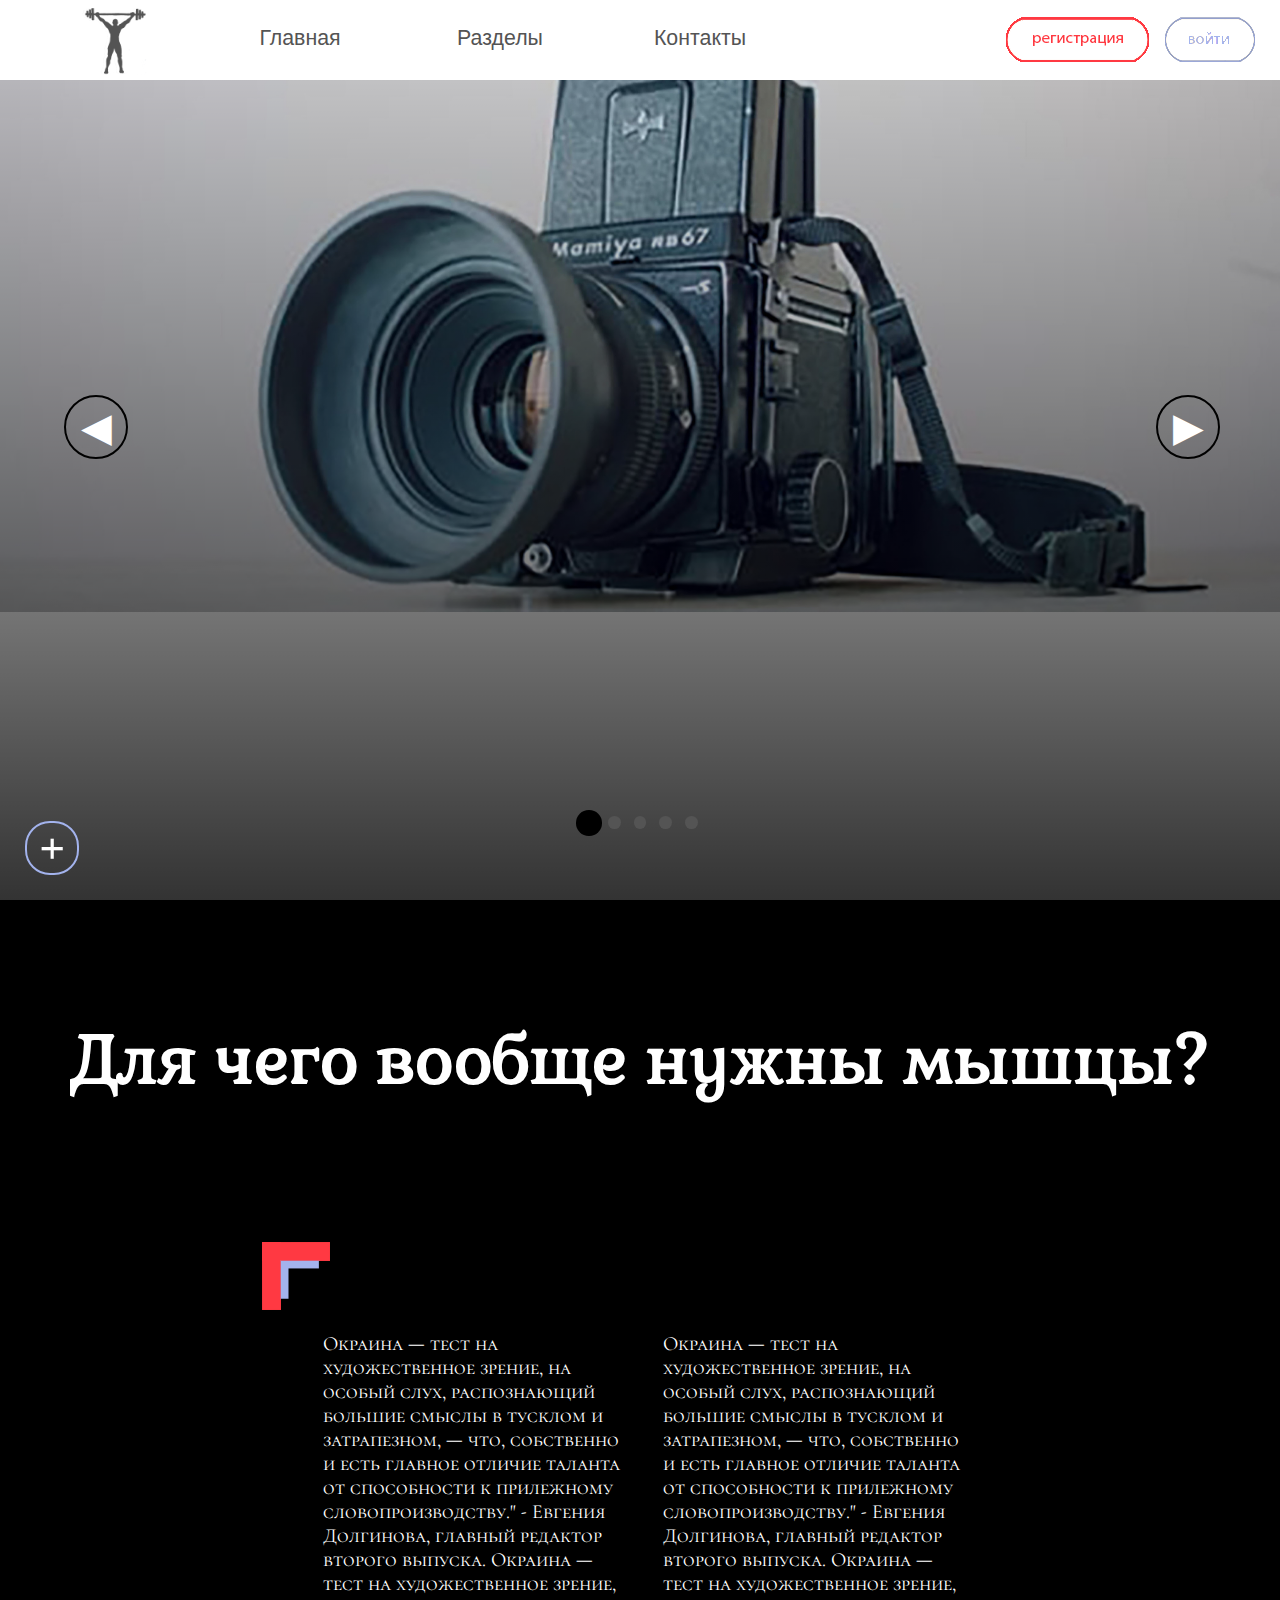
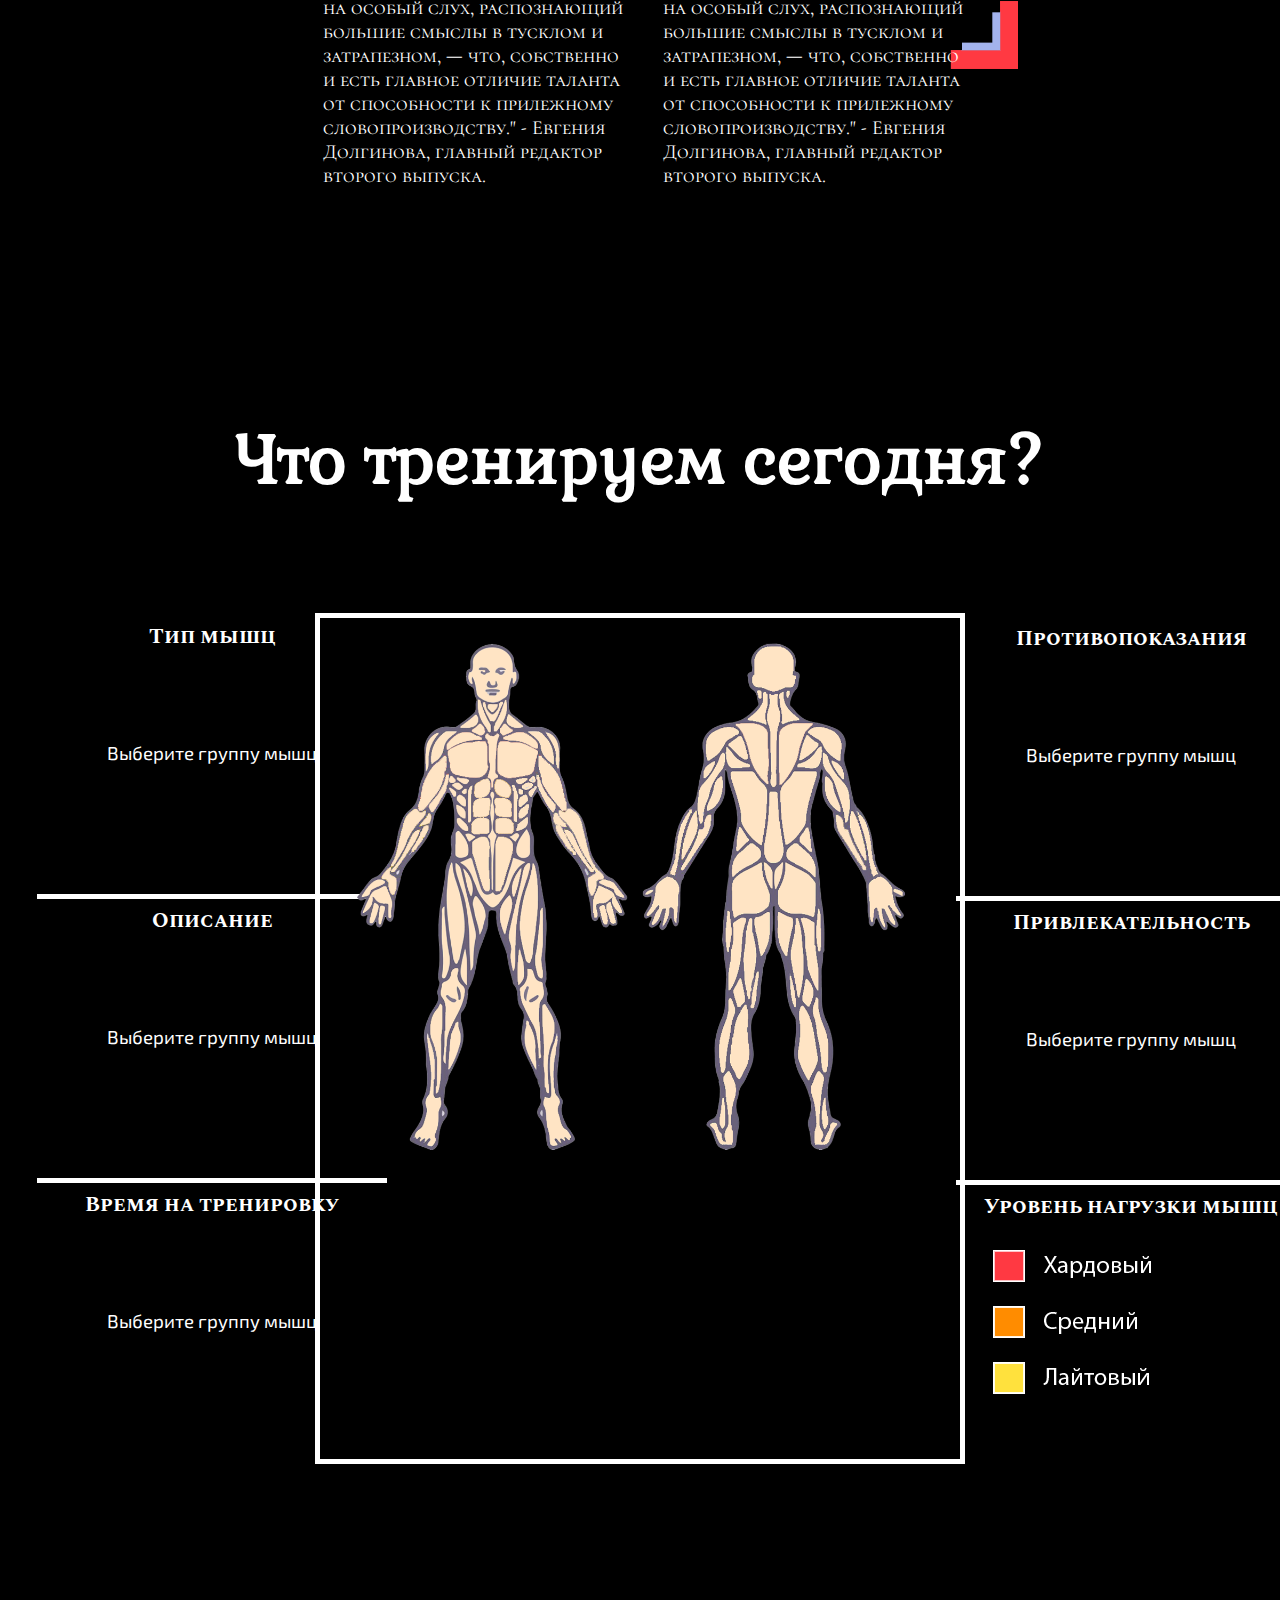
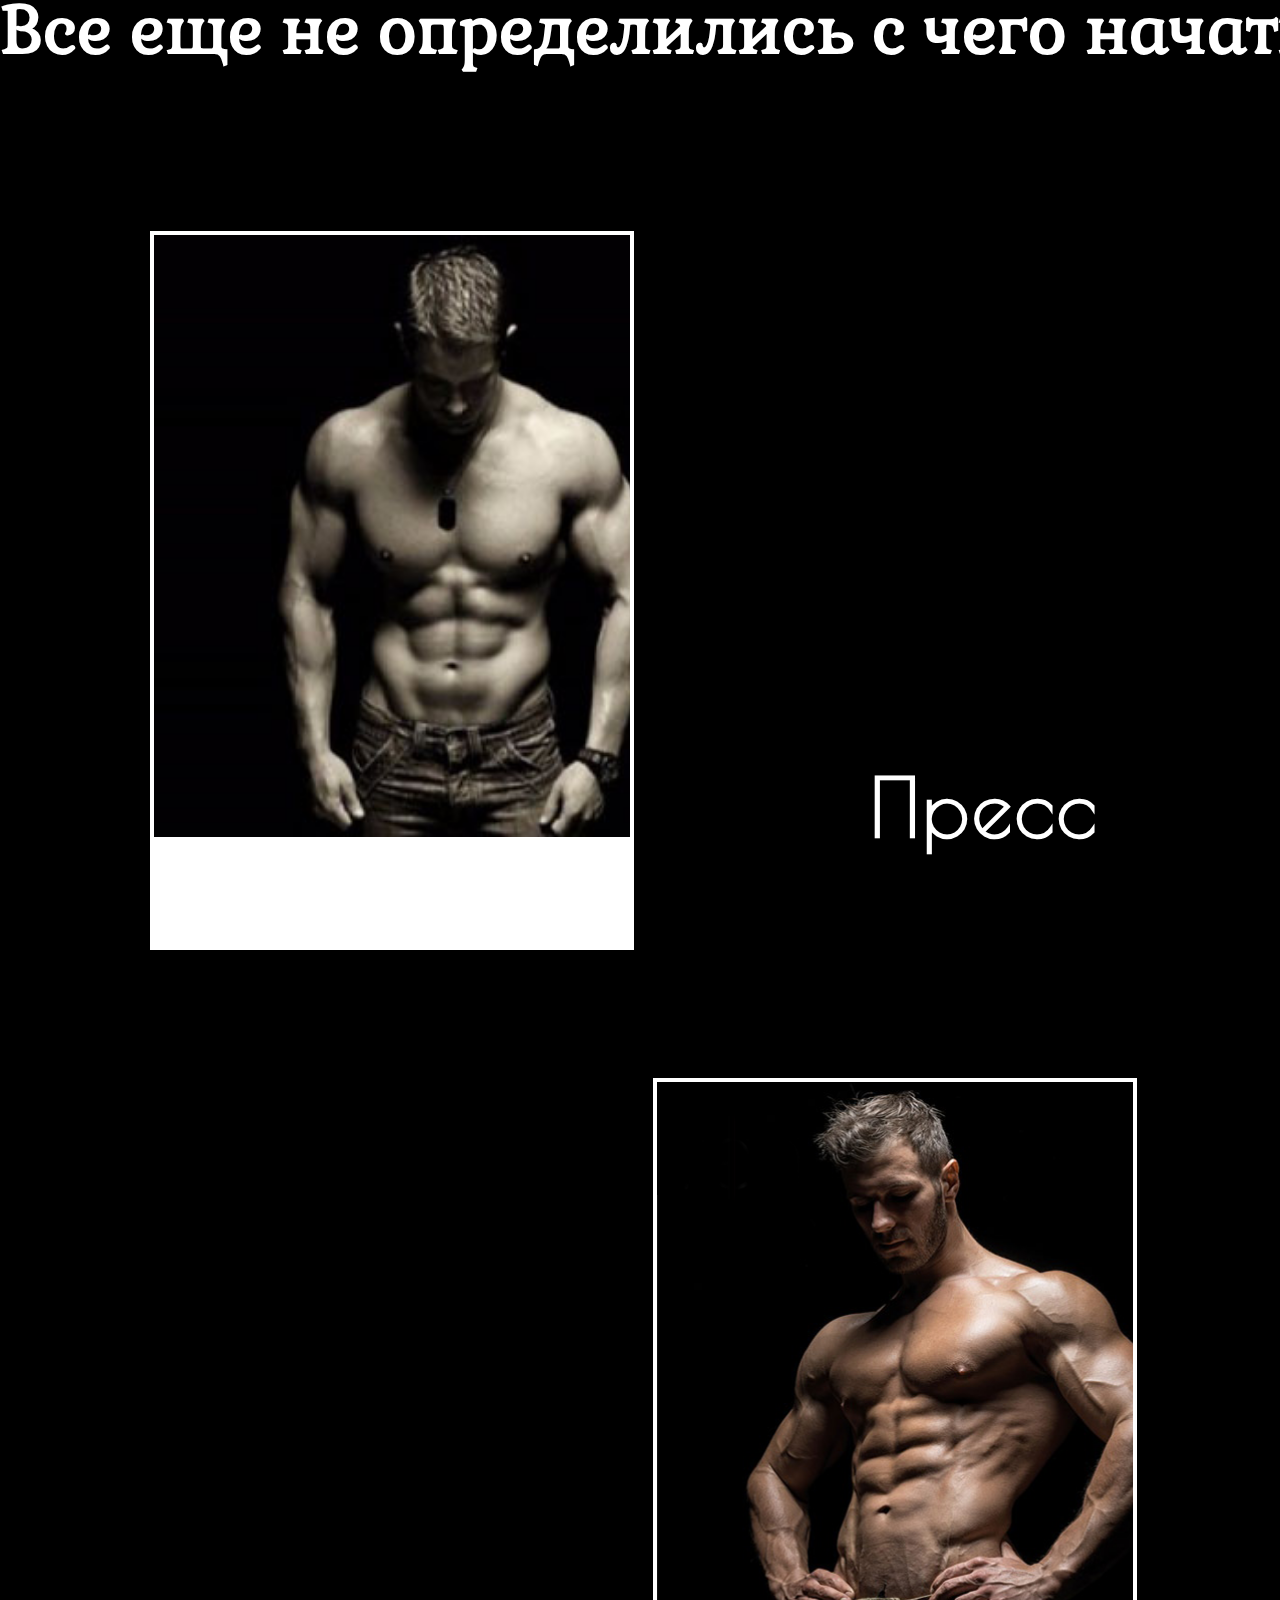
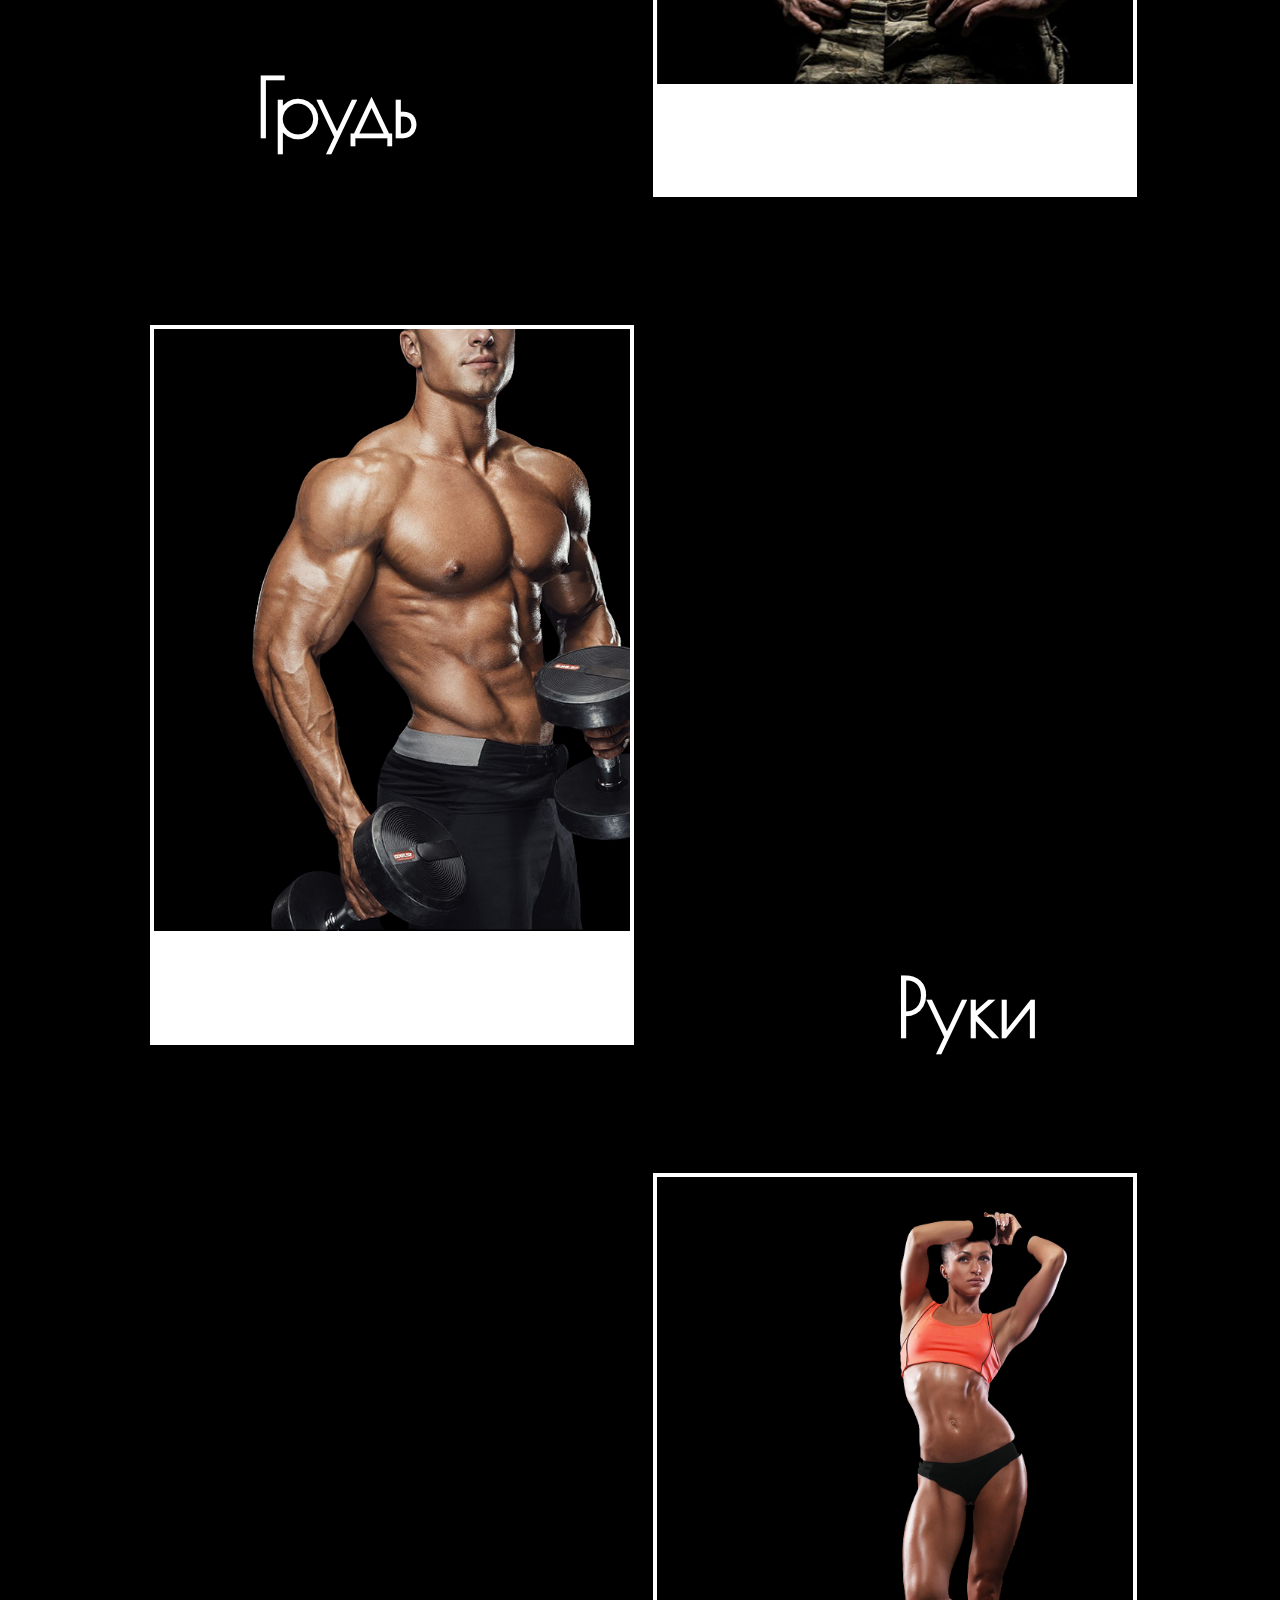
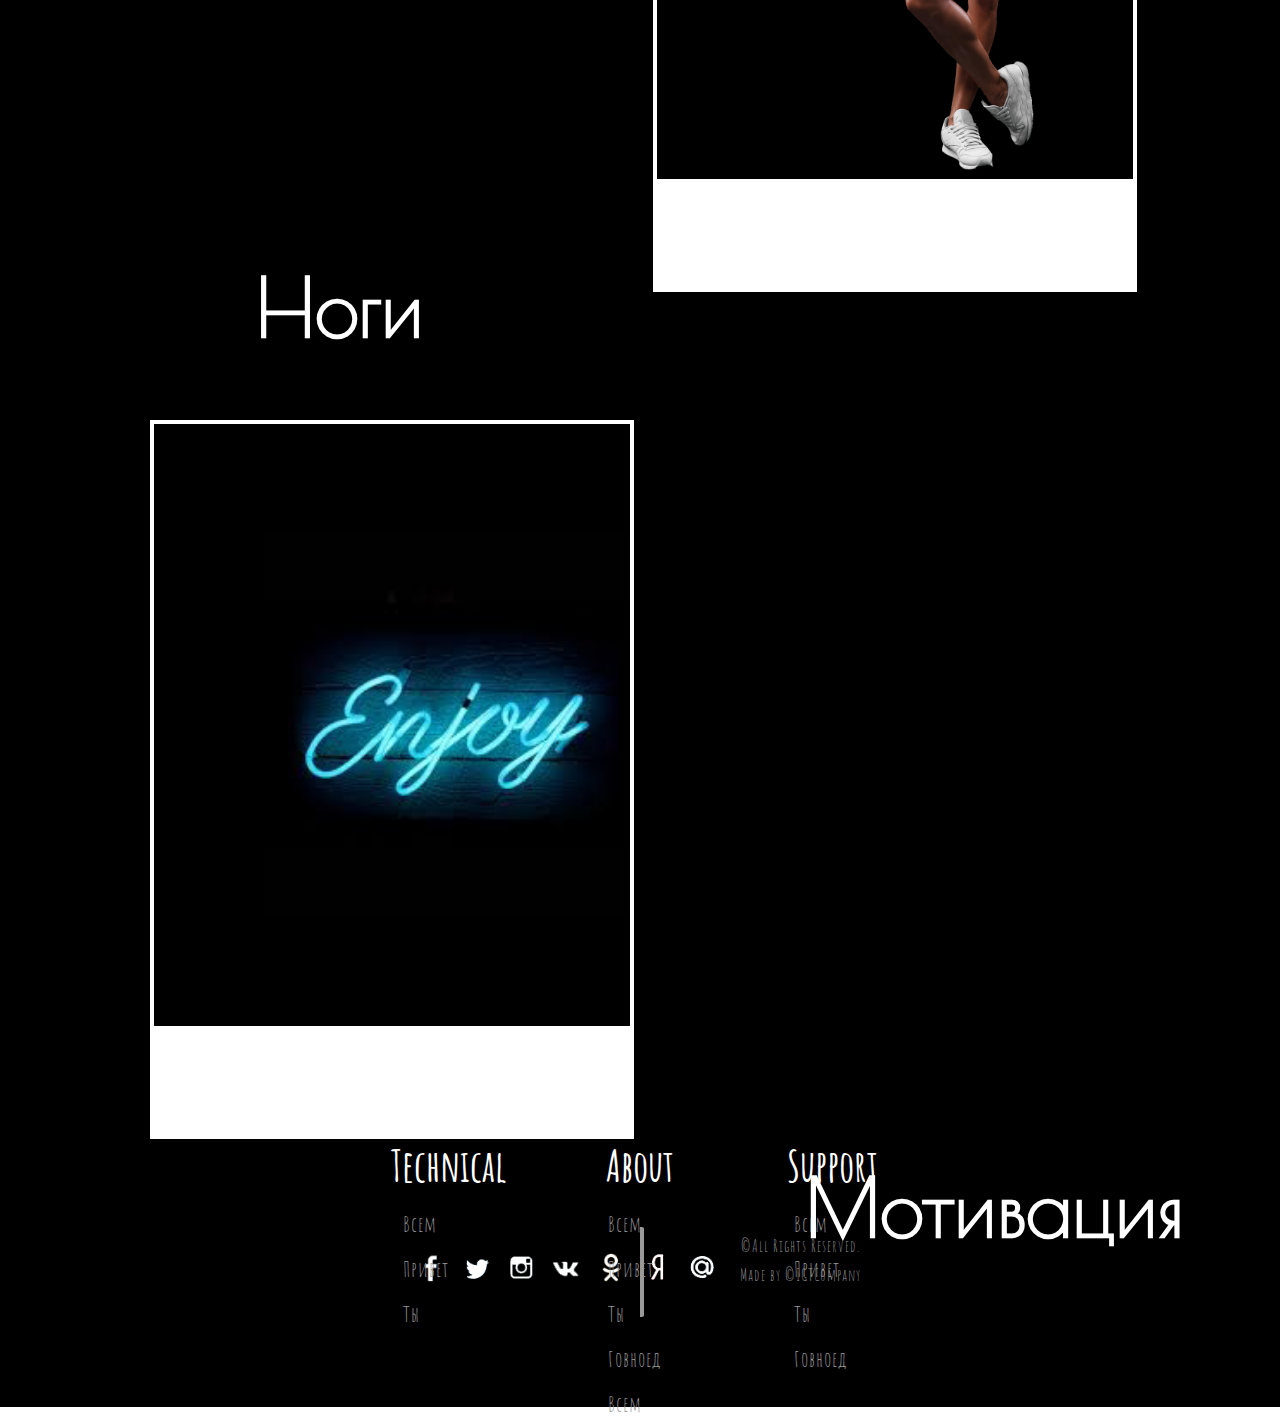
<file: index.html>
<!DOCTYPE HTML>
<html>

<head>
  <title>Главная</title>
  <meta charset="utf-8">
  <link href="css/all.css" rel="stylesheet">
  <link href="css/galleryDiv.css" rel="stylesheet">
  <link href="css/menuDiv.css" rel="stylesheet">
  <link href="css/firstDiv.css" rel="stylesheet">
  <link href="css/textAreaDiv.css" rel="stylesheet">
  <link href="css/musclesClassesDiv.css" rel="stylesheet">
  <link href="css/personalDiv.css" rel="stylesheet">
  <link href="css/footer.css" rel="stylesheet">
  <link href="css/bodyDiv.css" rel="stylesheet">
  <link href="css/motivationDiv.css" rel="stylesheet">
  <link href="css/body/press.css" rel="stylesheet">
  <link href="css/body/grud.css" rel="stylesheet">
  <link href="css/body/hands.css" rel="stylesheet">
  <link href="css/body/legs.css" rel="stylesheet">
  <link href="css/body/head.css" rel="stylesheet">
  <link href="https://fonts.googleapis.com/css?family=Exo+2" rel="stylesheet">
  <link href="https://fonts.googleapis.com/css?family=Spectral+SC&displ.." rel="stylesheet">
  <link href="https://fonts.googleapis.com/css?family=Gabriela&display=.." rel="stylesheet">
  <link href="https://fonts.googleapis.com/css?family=Poiret+One&displa.." rel="stylesheet">
  <link href="https://fonts.googleapis.com/css?family=Cormorant+Unicase&display=swap" rel="stylesheet"> 
  <link href="https://fonts.googleapis.com/css?family=Marcellus+SC&display=swap" rel="stylesheet">
  <link href="https://fonts.googleapis.com/css?family=Nixie+One&display=swap" rel="stylesheet">
  <link href="https://fonts.googleapis.com/css?family=Nixie+One&display.." rel="stylesheet">
  <link href="https://fonts.googleapis.com/css?family=Amatic+SC&display.." rel="stylesheet">


</head>

<body>

  <input id="menuListenerCheck" type="checkbox" />

  <div id="content">
      <p class="anchor"><a name="topAnchor"></a></p>
<div id="galleryDiv">
  <div id="fake">
  <ul id="nav">


    <li id="navPhoto"></li>
    <a href="#"><li class="hovered1">Главная</li></a>
    <a href="#"><li class="hovered2">Разделы


      <div class="dropDown">

        <div class="droped" id="firstDrop"><a href="htm/motivation.html"><p>Мотивация</p></a></div>
        <div class="droped" id="fakeFirstDrop"><a href="htm/motivation.html"><p>Мотивация</p></a></div>
        <div class="droped" id="secondDrop"><a href="htm/press.html"><p>Пресс</p></a></div>
        <div class="droped" id="fakeSecondDrop"><a href="htm/press.html"><p>Пресс</p></a></div>
        <div class="droped" id="thirdDrop"><a href="htm/breast.html"><p>Грудь</p></a></div>
        <div class="droped" id="fakeThirdDrop"><a href="htm/breast.html"><p>Грудь</p></a></div>
        <div class="droped" id="fourthDrop"><a href="htm/hands.html"><p>Руки</p></a></div>
        <div class="droped" id="fakeFourthDrop"><a href="htm/hands.html"><p>Руки</p></a></div>
        <div class="droped" id="fifthDrop"><a href="htm/legs.html"><p>Ноги</p></a></div>
        <div class="droped" id="fakeFifthDrop"><a href="htm/legs.html"><p>Ноги</p></a></div>

      </div>


    </li></a>
    <a href="#"><li class="hovered3">Контакты</li></a>
    <li class="lastLi"></li>
    <a href="#"><li id="reg"></li></a>
    <a href="#"><li id="log"></li></a>
    

  </ul>

  <input type="button" id="checkPicPrev" value="◀" />
  <input type="button" id="checkPicNext" value="▶" />
  <div class="checkButtons" id="firstCheckButton"></div>
  <div class="checkButtons" id="secondCheckButton"></div>
  <div class="checkButtons" id="thirdCheckButton"></div>
  <div class="checkButtons" id="fourthCheckButton"></div>
  <div class="checkButtons" id="fifthCheckButton"></div>

</div>
</div>


<p class="anchor"><a name="textAreaAnchor"></a></p>
<div id="textArea">
  <div class="headline" id="textAreaHeadline">
    <div id="headlineText"><h1>Для чего вообще нужны мышцы?</h1></div>
    <div id="firstBottomBorder"></div>
    <div id="secondBottomBorder"></div>
  </div>


  <div id="firstTextArea">

    <p id="leftP">Окраина — тест на художественное зрение, на особый слух,
       распознающий большие смыслы в тусклом и затрапезном, — что, 
       собственно и есть главное отличие таланта от способности к 
       прилежному словопроизводству." - 
      Евгения Долгинова, главный редактор второго выпуска.
      Окраина — тест на художественное зрение, на особый слух,
      распознающий большие смыслы в тусклом и затрапезном, — что, 
      собственно и есть главное отличие таланта от способности к 
      прилежному словопроизводству." - 
     Евгения Долгинова, главный редактор второго выпуска.</p>
    

      <p id="rightP">Окраина — тест на художественное зрение, на особый слух,
          распознающий большие смыслы в тусклом и затрапезном, — что, 
          собственно и есть главное отличие таланта от способности к 
          прилежному словопроизводству." - 
         Евгения Долгинова, главный редактор второго выпуска.
         Окраина — тест на художественное зрение, на особый слух,
         распознающий большие смыслы в тусклом и затрапезном, — что, 
         собственно и есть главное отличие таланта от способности к 
         прилежному словопроизводству." - 
        Евгения Долгинова, главный редактор второго выпуска.</p>
  </div>
</div>





<p class="anchor"><a name="musclesAnchor"></a></p>
<div id="muscles">
    <div class="headline" id="bodyHeadline">
        <div id="headlineText"><h1>Что тренируем сегодня?</h1></div>
        <div id="firstBottomBorder"></div>
        <div id="secondBottomBorder"></div>
      </div>

    <div id="press"></div>
    <div id="pressB"></div>
    <div id="grud"></div>
    <div id="grudB"></div>
    <div id="hands"></div>
    <div id="handsB"></div>
    <div id="handsC"></div>
    <div id="handsD"></div>
    <div id="legs"></div>
    <div id="legsB"></div>
    <div id="legsC"></div>
    <div id="legsD"></div>
    <div id="head"></div>
    <div id="headB"></div>
  

    <div id="type">
      <h2>Тип мышц</h2>
      <p>Выберите группу мышц</p>
      <div class="pressText">Пресс</div>
      <div class="grudText">Грудные мышцы</div>
      <div class="handsText">Руки и плечи</div>
      <div class="legsText">Бедра, икры и ягодицы</div>
      <div class="headText">Мозги</div>
    </div>

    <div id="description">
      <h2>Описание</h2>
      <p>Выберите группу мышц</p>
      <div class="pressText">Обычно нравится всем девочкам</div>
      <div class="grudText">Очень рельефные</div>
      <div class="handsText">Вроде как все девчонки текут</div>
      <div class="legsText">Накаченная попа - признак ума</div>
      <div class="headText">Самая важныя мышца</div>
    </div>
    
    <div id="time">
      <h2>Время на тренировку</h2>
      <p>Выберите группу мышц</p>
      <div class="pressText">От 0.5 до 2 часов</div>
      <div class="grudText">От 0.5 до 2 часов</div>
      <div class="handsText">От 0.5 до часа</div>
      <div class="legsText">От 0.5 до часа</div>
      <div class="headText">От 1 года до всей жизни</div>
    </div> 

    <div id="protiv">
      <h2>Противопоказания</h2>
      <p>Выберите группу мышц</p>
      <div class="pressText">не стоит делать, если болит живот</div>
      <div class="grudText">Со сломанной ключицей не стоит</div>
      <div class="handsText">Если сломана рука, не стоит</div>
      <div class="legsText">Если не болит попа...</div>
      <div class="headText">Тут нет оправданий</div>
    </div>

    <div id="attract">
      <h2>Привлекательность</h2>
      <p>Выберите группу мышц</p>
      <div class="pressText">5/5</div>
      <div class="grudText">4/5</div>
      <div class="handsText">3/5</div>
      <div class="legsText">4/5</div>
      <div class="headText">5/5</div>
    </div>

    <div id="spec"><h2>Уровень нагрузки мышц</h2>
    </div>

    <div id="bMuscle"></div>
</div>




<p class="anchor"><a name="musclesClassesAnchor"></a></p>
<div id="musclesClasses">
    <div class="headline" id="musclesClassesHeadline">
        <div id="headlineText"><h1>Все еще не определились с чего начать?</h1></div>
        <div id="firstBottomBorder"></div>
        <div id="secondBottomBorder"></div>
    </div>

    <div class="firstClassDiv" id="firstDuplicateBlock"></div>
    <div id="fakeFirstClassDiv">

      <div id="contentFakeFirstClassDiv">

        <div class="subtitle" id="firstClassDivSubtitle"><p>Кулити!</p>

          <div id="leftSubtitle"></div>
          <div id="rightSubtitle"></div>
          <div id="bottomSubtitle"></div>
          <div id="topSubtitle"></div>
        
        </div>
          
        <p class="notSubtitleText">Окраина — тест на художественное зрение, на особый слух,
            распознающий большие смыслы в тусклом и затрапезном, — что, 
            собственно и есть главное отличие таланта от способности к 
            прилежному словопроизводству." - 
           Евгения Долгинова, главный редактор второго выпуска.
           Окраина — тест на художественное зрение, на особый слух,
           распознающий большие смыслы в тусклом и затрапезном, — что, 
           собственно и есть главное отличие таланта от способности к 
           прилежному словопроизводству." - 
          Евгения Долгинова, главный редактор второго выпуска.</p>


      </div>

    </div>

    <div id="musclesClassesClassName"><h1>Пресс</h1></div>





    <div class="secondClassDiv" id="bgGrudDiv"></div>
    <div id="fakeSecondClassDiv">

      <div id="contentFakeSecondClassDiv">

        <div class="subtitle" id="secondClassDivSubtitle"><p>Кулити!</p>

          <div id="leftSubtitle"></div>
          <div id="rightSubtitle"></div>
          <div id="bottomSubtitle"></div>
          <div id="topSubtitle"></div>
        
        </div>
          
        <p class="notSubtitleText">Окраина — тест на художественное зрение, на особый слух,
            распознающий большие смыслы в тусклом и затрапезном, — что, 
            собственно и есть главное отличие таланта от способности к 
            прилежному словопроизводству." - 
           Евгения Долгинова, главный редактор второго выпуска.
           Окраина — тест на художественное зрение, на особый слух,
           распознающий большие смыслы в тусклом и затрапезном, — что, 
           собственно и есть главное отличие таланта от способности к 
           прилежному словопроизводству." - 
          Евгения Долгинова, главный редактор второго выпуска.</p>


      </div>

    </div>

    <div id="musclesClassesClassName1"><h1>Грудь</h1></div>




    <div class="firstClassDiv" id="bgHandsDiv"></div>
    <div id="fakeFirstClassDiv1">

      <div id="contentFakeThirdClassDiv">

        <div class="subtitle" id="thirdClassDivSubtitle"><p>Кулити!</p>

          <div id="leftSubtitle"></div>
          <div id="rightSubtitle"></div>
          <div id="bottomSubtitle"></div>
          <div id="topSubtitle"></div>
        
        </div>
          
        <p class="notSubtitleText">Окраина — тест на художественное зрение, на особый слух,
            распознающий большие смыслы в тусклом и затрапезном, — что, 
            собственно и есть главное отличие таланта от способности к 
            прилежному словопроизводству." - 
           Евгения Долгинова, главный редактор второго выпуска.
           Окраина — тест на художественное зрение, на особый слух,
           распознающий большие смыслы в тусклом и затрапезном, — что, 
           собственно и есть главное отличие таланта от способности к 
           прилежному словопроизводству." - 
          Евгения Долгинова, главный редактор второго выпуска.</p>


      </div>

    </div>

    <div id="musclesClassesClassName2"><h1>Руки</h1></div>




    <div class="secondClassDiv" id="bgLegsDiv"></div>
    <div id="fakeSecondClassDiv1">

      <div id="contentFakeFourthClassDiv">

        <div class="subtitle" id="fourthClassDivSubtitle"><p>Кулити!</p>

          <div id="leftSubtitle"></div>
          <div id="rightSubtitle"></div>
          <div id="bottomSubtitle"></div>
          <div id="topSubtitle"></div>
        
        </div>
          
        <p class="notSubtitleText">Окраина — тест на художественное зрение, на особый слух,
            распознающий большие смыслы в тусклом и затрапезном, — что, 
            собственно и есть главное отличие таланта от способности к 
            прилежному словопроизводству." - 
           Евгения Долгинова, главный редактор второго выпуска.
           Окраина — тест на художественное зрение, на особый слух,
           распознающий большие смыслы в тусклом и затрапезном, — что, 
           собственно и есть главное отличие таланта от способности к 
           прилежному словопроизводству." - 
          Евгения Долгинова, главный редактор второго выпуска.</p>


      </div>

    </div>

    <div id="musclesClassesClassName3"><h1>Ноги</h1></div>




    <div class="firstClassDiv" id="bgMotivationDiv"></div>
    <div id="fakeFirstClassDiv2">

      <div id="contentFakeFifthClassDiv">

        <div class="subtitle" id="fifthClassDivSubtitle"><p>Кулити!</p>

          <div id="leftSubtitle"></div>
          <div id="rightSubtitle"></div>
          <div id="bottomSubtitle"></div>
          <div id="topSubtitle"></div>
        
        </div>
          
        <p class="notSubtitleText">Окраина — тест на художественное зрение, на особый слух,
            распознающий большие смыслы в тусклом и затрапезном, — что, 
            собственно и есть главное отличие таланта от способности к 
            прилежному словопроизводству." - 
           Евгения Долгинова, главный редактор второго выпуска.
           Окраина — тест на художественное зрение, на особый слух,
           распознающий большие смыслы в тусклом и затрапезном, — что, 
           собственно и есть главное отличие таланта от способности к 
           прилежному словопроизводству." - 
          Евгения Долгинова, главный редактор второго выпуска.</p>


      </div>

    </div>

    <div id="musclesClassesClassName4"><h1>Мотивация</h1></div>


    
</div>

<footer>

<div id="footerCentered">

  <div id="technical">
    <h1>Technical</h1>
    <ul id="tech">
      <li>Всем</li>
      <li>Привет</li>
      <li>Ты</li>
    </ul>
  </div>


  <div id="about">
      <h1>About</h1>
      <ul id="ab">
        <li>Всем</li>
        <li>Привет</li>
        <li>Ты</li>
        <li>Говноед</li>
        <li>Всем</li>
      </ul>
  </div>


  <div id="support">
      <h1>Support</h1>
      <ul id="sup">
        <li>Всем</li>
        <li>Привет</li>
        <li>Ты</li>
        <li>Говноед</li>
      </ul>
  </div>

</div>


<div id="footerSocialLinks">
  <div id="footerFixedLinks">
    <div id="footerFacebook"></div>
    <div id="footerTwitter"></div>
    <div id="footerInstagram"></div>
    <div id="footerVK"></div>
    <div id="footerOD"></div>
    <div id="footerYandex"></div>
    <div id="footerMail"></div>
  </div>
</div>


<div id="footerInfo">
    <p>©All Rights Reserved.</p>
    <p>Made by ©IGTCompany</p>
</div>

</footer>


</div>







<label id="menulistener" for="menuListenerCheck"><p id="menuListText1">+</p><p id="menuListText2">Открыть меню</p></label>


<input id="menuStrNavigation" type="checkbox">
<input id="menuSaitNavigation" type="checkbox">
<input id="menuRazdeli" type="checkbox">


<div id="menu">

  <label id="backMenuListener" for="menuListenerCheck"><p>✖</p></label>


  <div id="menuLogo"></div>
  <div id="minute"></div>
  <div id="hour"></div>

  <div id="menuSaitName"><h1>IGTCompany</h1></div>

  <label class="menuUl" id="firstMenuUl" for="menuStrNavigation"><p>Навигация по странице</p>
    <div class="fakeMenuUl" id="firstFakeMenuUl"></div>

    <div class="menuDropdownUl" id="firstMenuDropdownUl">

      <a href="#topAnchor"><div class="menuDropdownUlDiv" id="firstMenuDropdownUlDiv"><span>Начало страницы</span></div></a>
      <a href="#textAreaAnchor"><div class="menuDropdownUlDiv"><span>Вводная</span></div></a>
      <a href="#musclesAnchor"><div class="menuDropdownUlDiv"><span>Тренировки (интер.)</span></div></a>
      <a href="#musclesClassesAnchor"><div class="menuDropdownUlDiv"><span>Тренировка</span></div></a>

    </div>

  </label>

  <label class="menuUl" id="secondMenuUl" for="menuSaitNavigation"><p>Навигация по сайту</p>
    <div class="fakeMenuUl" id="secondFakeMenuUl"></div>
    <div class="menuDropdownUl" id="secondMenuDropdownUl">

      <a href="#"><div class="menuDropdownUlDiv" id="secondMenuDropdownUlDiv"><span>Главная</span></div></a>
      <a href="htm/body.html"><div class="menuDropdownUlDiv"><span>Пока тело</span></div></a>
      <a href="htm/enter.html"><div class="menuDropdownUlDiv"><span>Вход</span></div></a>
      <a href="htm/registration.html"><div class="menuDropdownUlDiv"><span>Регистрация</span></div></a>

    </div>
  </label>

  <label class="menuUl" id="thirdMenuUl" for="menuRazdeli"><p>Разделы</p>
    <div class="fakeMenuUl" id="thirdFakeMenuUl"></div>
    <div class="menuDropdownUl" id="thirdMenuDropdownUl">

      <a href="htm/motivation.html"><div class="menuDropdownUlDiv" id="thirdMenuDropdownUlDiv"><span>Мотивация</span></div></a>
      <a href="htm/press.html"><div class="menuDropdownUlDiv" id="thirdMenuDropdownUlDiv"><span>Пресс</span></div></a>
      <a href="htm/breast.html"><div class="menuDropdownUlDiv"><span>Грудь</span></div></a>
      <a href="htm/hands.html"><div class="menuDropdownUlDiv"><span>Руки</span></div></a>
      <a href="htm/legs.html"><div class="menuDropdownUlDiv"><span>Ноги</span></div></a>

    </div>
  </label>

  <a href="htm/about.html"><label class="menuUl" id="fourthMenuUl"><p>Об авторах</p>
    <div class="fakeMenuUl" id="fourthFakeMenuUl"></div>
  </label></a>

  <a href="#topAnchor"><label class="menuUl" id="fourthMenuUl"><p>К началу страницы</p>
    <div class="fakeMenuUl" id="fourthFakeMenuUl"></div>
  </label></a>
  
  <div id="menuSocialLinks">

    <div id="socialLinkFacebook"></div>
    <div id="socialLinkTwitter"></div>
    <div id="socialLinkInstagram"></div>
    <div id="socialLinkVK"></div>
    <div id="socialLinkOD"></div>
    <div id="socialLinkYandex"></div>
    <div id="socialLinkMail"></div>


  </div>



</div>
<script src="js/gallery.js"></script>
</body>

</html>
</file>
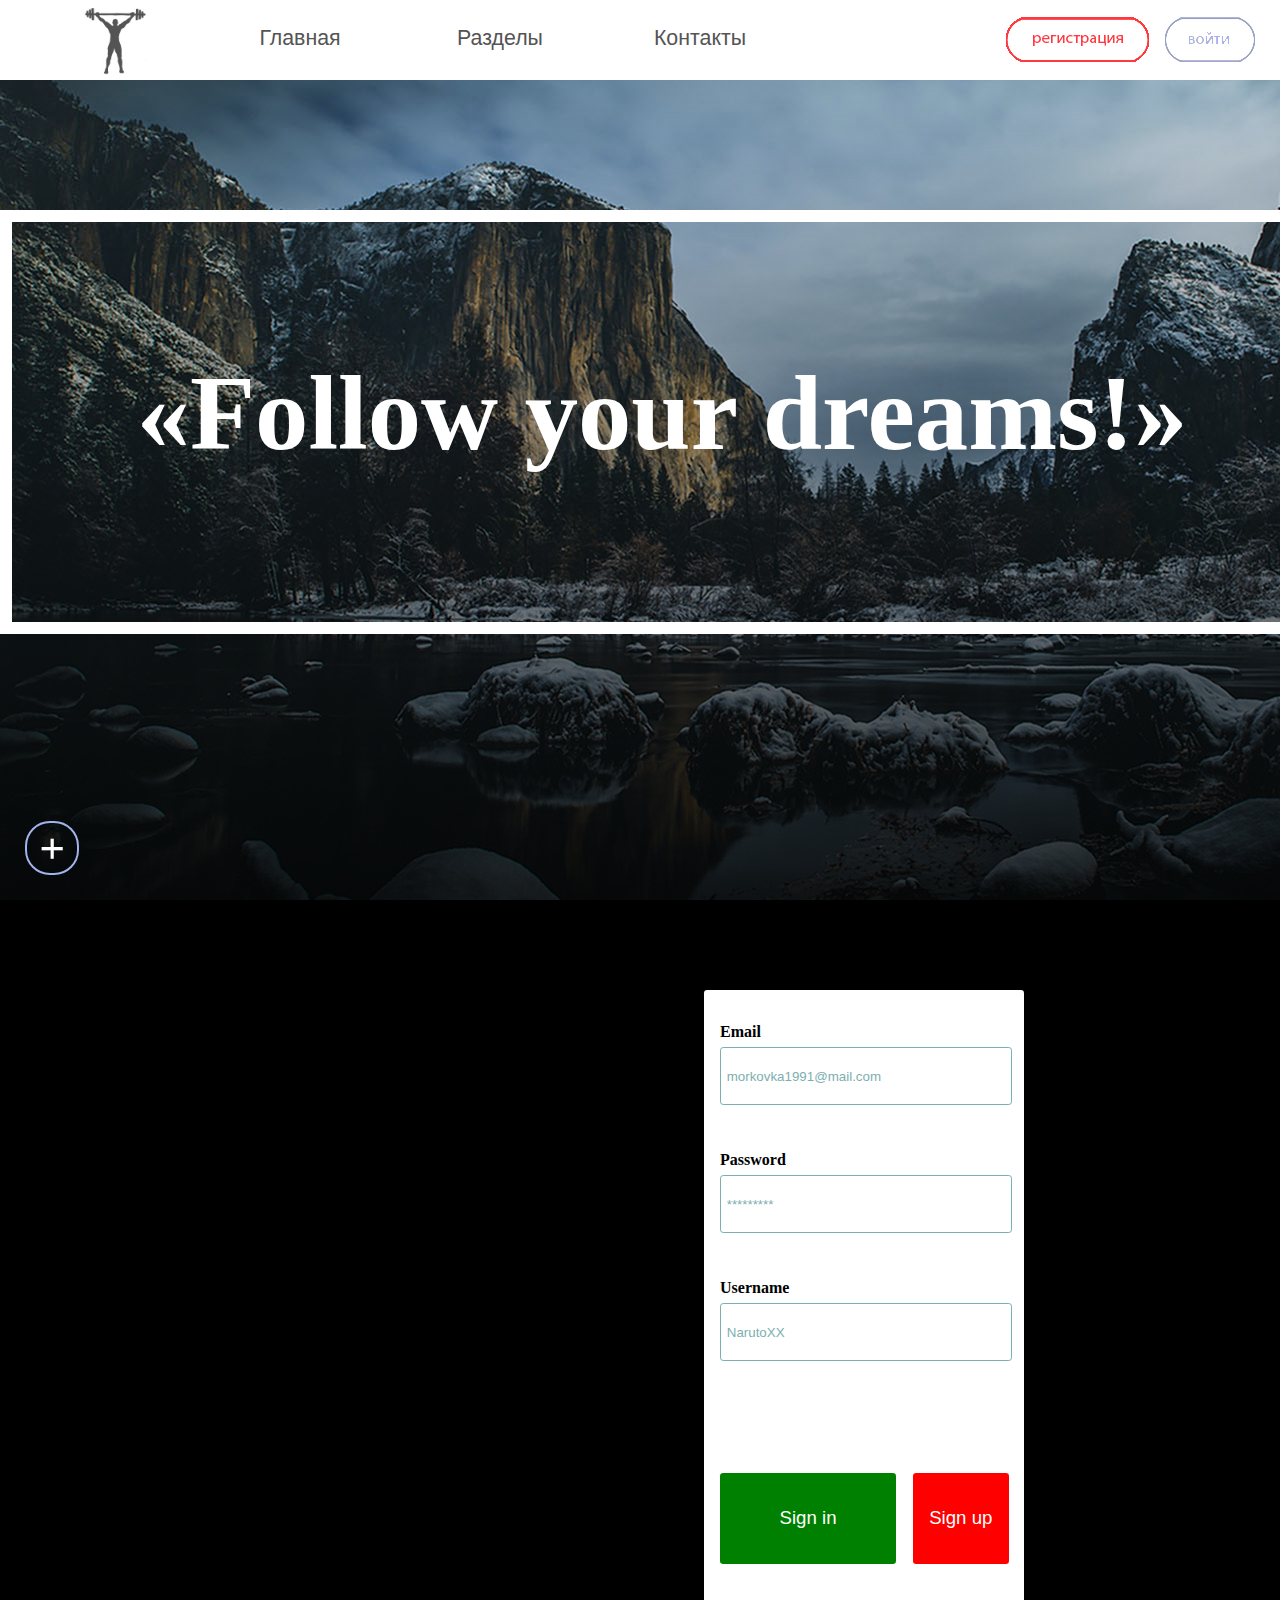
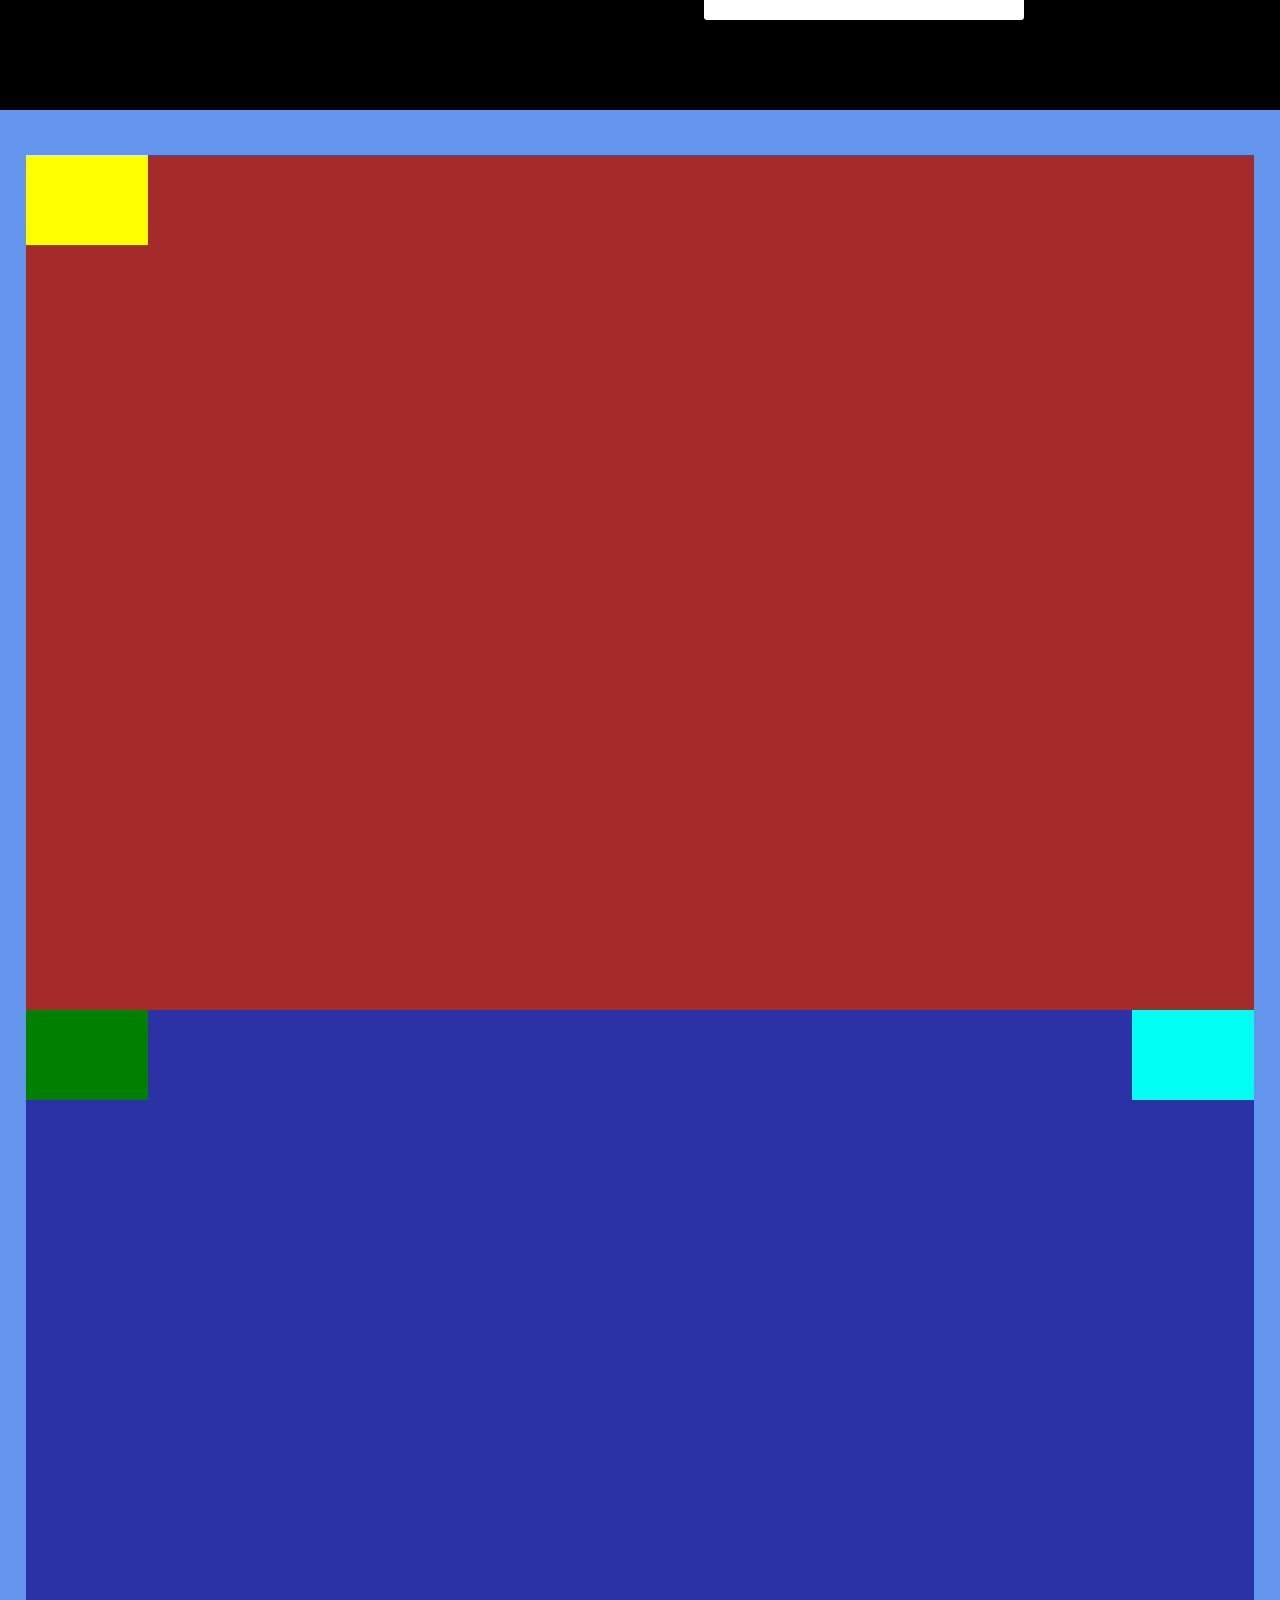
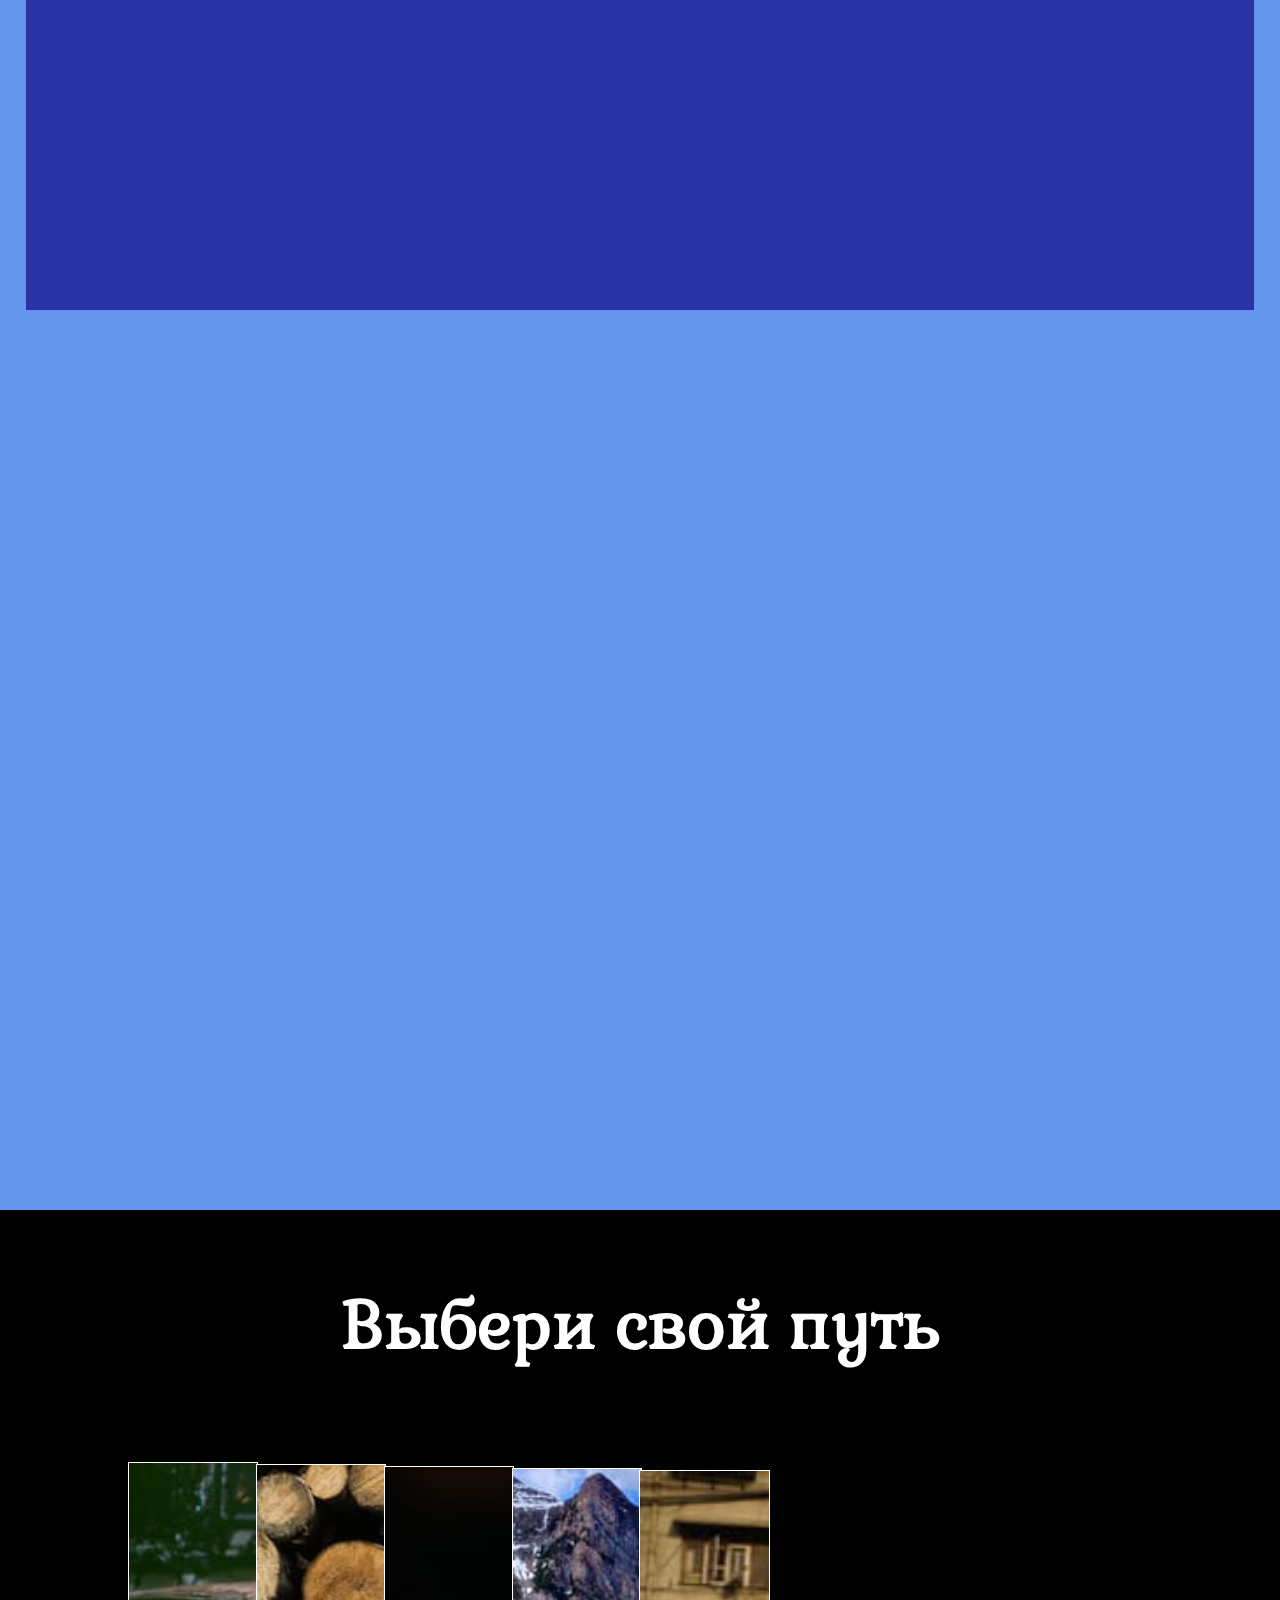
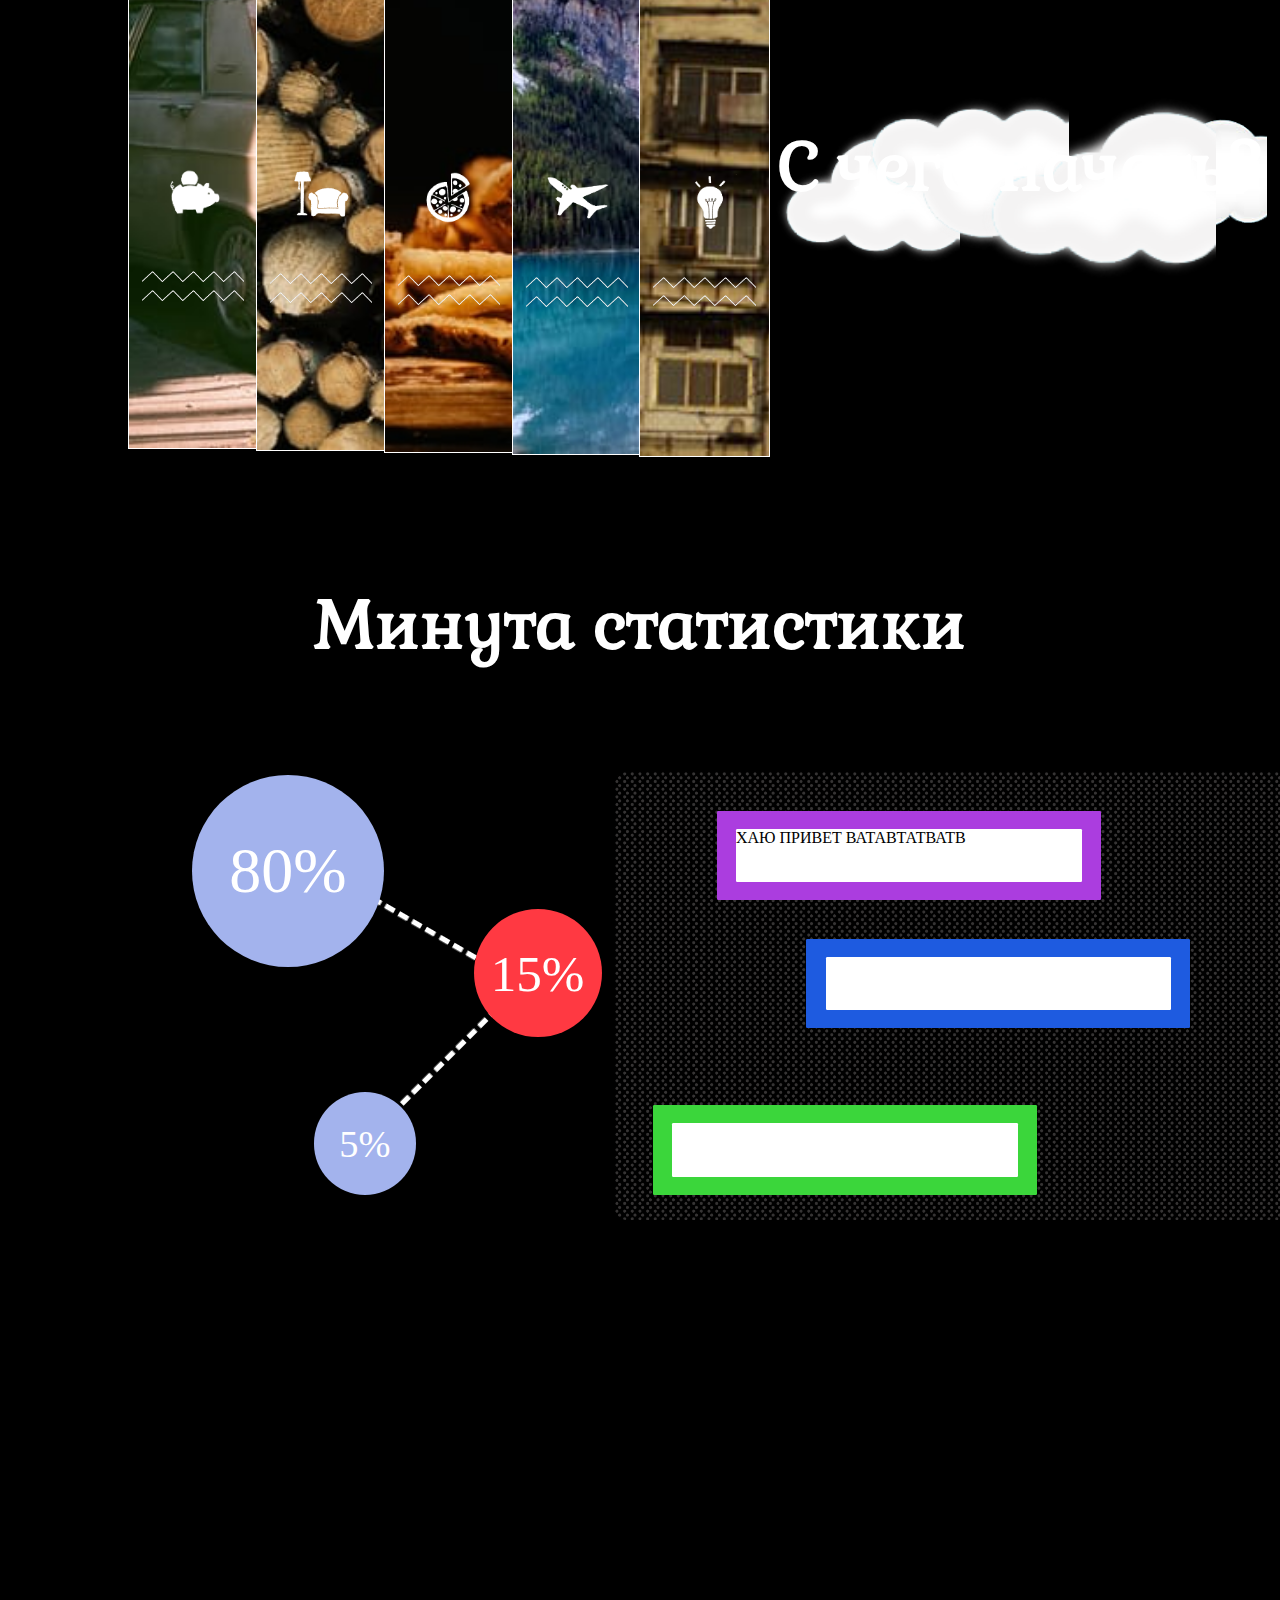
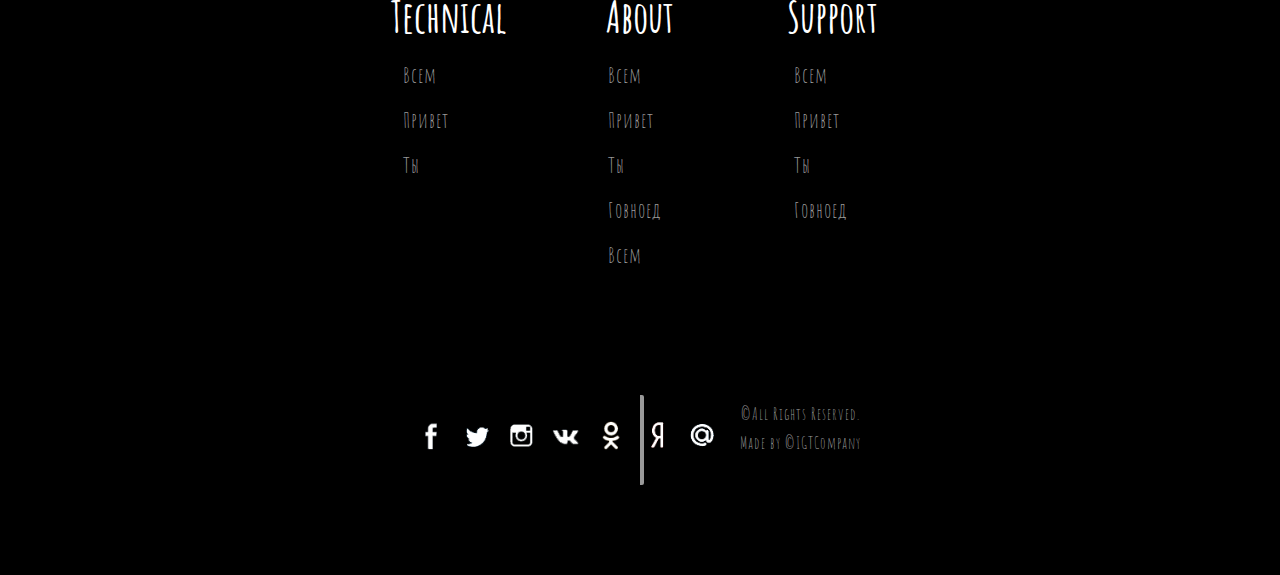
<file: htm/motivation.html>
<!DOCTYPE HTML>
<html>

<head>
  <title>Мотивация</title>
  <meta charset="utf-8">
  <link href="../css/all.css" rel="stylesheet">
  <link href="../css/menuDiv.css" rel="stylesheet">
  <link href="../css/galleryDiv.css" rel="stylesheet">
  <link href="../css/dataBaseDiv.css" rel="stylesheet">
  <link href="../css/stickyDiv.css" rel="stylesheet">
  <link href="../css/actionStatistic.css" rel="stylesheet">
  <link href="../css/firstDiv.css" rel="stylesheet">
  <link href="../css/textAreaDiv.css" rel="stylesheet">
  <link href="../css/musclesClassesDiv.css" rel="stylesheet">
  <link href="../css/personalDiv.css" rel="stylesheet">
  <link href="../css/footer.css" rel="stylesheet">
  <link href="../css/bodyDiv.css" rel="stylesheet">
  <link href="../css/motivationDiv.css" rel="stylesheet">
  <link href="../css/body/press.css" rel="stylesheet">
  <link href="../css/body/grud.css" rel="stylesheet">
  <link href="../css/body/hands.css" rel="stylesheet">
  <link href="../css/body/legs.css" rel="stylesheet">
  <link href="../css/body/head.css" rel="stylesheet">
  <link href="https://fonts.googleapis.com/css?family=Exo+2" rel="stylesheet">
  <link href="https://fonts.googleapis.com/css?family=Spectral+SC&displ.." rel="stylesheet">
  <link href="https://fonts.googleapis.com/css?family=Gabriela&display=.." rel="stylesheet">
  <link href="https://fonts.googleapis.com/css?family=Poiret+One&displa.." rel="stylesheet">
  <link href="https://fonts.googleapis.com/css?family=Cormorant+Unicase&display=swap" rel="stylesheet"> 
  <link href="https://fonts.googleapis.com/css?family=Marcellus+SC&display=swap" rel="stylesheet">
  <link href="https://fonts.googleapis.com/css?family=Nixie+One&display=swap" rel="stylesheet">
  <link href="https://fonts.googleapis.com/css?family=Nixie+One&display.." rel="stylesheet">
  <link href="https://fonts.googleapis.com/css?family=Amatic+SC&display.." rel="stylesheet">


</head>

<body>

  <input id="menuListenerCheck" type="checkbox">

  <div id="content">
      <p class="anchor"><a name="topAnchor"></a></p>
      
<div id="firstDiv">
  <div id="fake">
  <ul id="nav">


    <li id="navPhoto"></li>
    <a href="../index.html"><li class="hovered1">Главная</li></a>
    <a href="#"><li class="hovered2">Разделы


      <div class="dropDown">

            <div class="droped" id="firstDrop"><a href="#"><p>Мотивация</p></a></div>
            <div class="droped" id="fakeFirstDrop"><a href="#"><p>Мотивация</p></a></div>
            <div class="droped" id="secondDrop"><a href="press.html"><p>Пресс</p></a></div>
            <div class="droped" id="fakeSecondDrop"><a href="press.html"><p>Пресс</p></a></div>
            <div class="droped" id="thirdDrop"><a href="breast.html"><p>Грудь</p></a></div>
            <div class="droped" id="fakeThirdDrop"><a href="breast.html"><p>Грудь</p></a></div>
            <div class="droped" id="fourthDrop"><a href="hands.html"><p>Руки</p></a></div>
            <div class="droped" id="fakeFourthDrop"><a href="hands.html"><p>Руки</p></a></div>
            <div class="droped" id="fifthDrop"><a href="legs.html"><p>Ноги</p></a></div>
            <div class="droped" id="fakeFifthDrop"><a href="legs.html"><p>Ноги</p></a></div>

      </div>


    </li></a>
    <a href="#"><li class="hovered3">Контакты</li></a>
    <li class="lastLi"></li>
    <a href="#"><li id="reg"></li></a>
    <a href="#"><li id="log"></li></a>
    

  </ul>


  <div class="content"><h1>«Follow your dreams!»</h1></div>
</div>
</div>



<div id="dataBase">

  <div id="userData">

    <div id="userEmail" class="userDataInfo">
      <h3>Email</h3>
      <input value="morkovka1991@mail.com" id="userEmailInput" class="userDataInputs"/>
    </div>

    <div id="userPassword" class="userDataInfo">
      <h3>Password</h3>
      <input value="*********" id="userPasswordInput" class="userDataInputs"/>
    </div>

    <div id="userName" class="userDataInfo">
      <h3>Username</h3>
      <input value="NarutoXX" id="userNameInput" class="userDataInputs"/>
    </div>

    <input type="button" id="userDataEnter" value="Sign in"/>
    <input type="button" id="userDataRegistr" value="Sign up"/>


  </div>

</div>





<div id="sticky">
  <div id="firstLeftSticky">
    <div id="firstLeftStickyObject"></div>
  </div>

  <div id="firstHorisontalScroll">
    <div id="firstHorisontalScrolledObject"></div>
  </div>

  <div id="firstRightSticky">
    <div id="firstRightStickyObject"></div>
  </div>
</div>







<div id="motivationDiv">

  <div class="headline" id="motivationHeadline">
    <div id="headlineText"><h1>Выбери свой путь</h1></div>
    <div id="firstBottomBorder"></div>
    <div id="secondBottomBorder"></div>
  </div>

<div id="centeredAdds">

<div class="advertisment" id="firstAdd">
  <div id="fakeFirstAdd"></div>
  <div class="addsZig"></div>
  <div class="addsZig lastAddsZig"></div>
  <div class="addsLogo" id="addsLogoFirst"></div>
  <h1 class="addsH1">Ценности</h1>
  <p class="addsP">Хотите переосмыслить что для вас важно?</p>
  <a href="#"> <div class="addsTabs">Давай попробуем</div> </a>
</div>

<div class="advertisment" id="secondAdd">
  <div id="fakeSecondAdd"></div>
  <div class="addsZig"></div>
  <div class="addsZig lastAddsZig"></div>
  <div class="addsLogo" id="addsLogoSecond"></div>
  <h1 class="addsH1">Первый шаг</h1>
  <p class="addsP">Возможно, стоит-таки начать с себя?</p>
  <a href="#"> <div class="addsTabs">Давай попробуем</div> </a>
</div>

<div class="advertisment" id="thirdAdd">
  <div id="fakeThirdAdd"></div>
  <div class="addsZig"></div>
  <div class="addsZig lastAddsZig"></div>
  <div class="addsLogo" id="addsLogoThird"></div>
  <h1 class="addsH1">Еда</h1>
  <p class="addsP">То, без чего ты не можешь жить или проклятье?</p>
  <a href="#"> <div class="addsTabs">Давай попробуем</div> </a>
</div>

<div class="advertisment" id="fourthAdd">
  <div id="fakeFourthAdd"></div>
  <div class="addsZig"></div>
  <div class="addsZig lastAddsZig"></div>
  <div class="addsLogo" id="addsLogoFourth"></div>
  <h1 class="addsH1">Путешествия</h1>
  <p class="addsP">Где найти силы и энергию?</p>
  <a href="#"> <div class="addsTabs">Давай попробуем</div> </a>
</div>

<div class="advertisment" id="fifthAdd">
  <div id="fakeFifthAdd"></div>
  <div class="addsZig"></div>
  <div class="addsZig lastAddsZig"></div>
  <div class="addsLogo" id="addsLogoFifth"></div>
  <h1 class="addsH1">Окружение</h1>
  <p class="addsP">Поменять все вокруг себя - первый шаг к успеху?</p>
  <a href="#"> <div class="addsTabs">Давай попробуем</div> </a>
</div>

<div id="cloudsZIndex">
<div class="headline" id="motivationBlockHeadline">
    <div id="headlineText"><h1>С чего начать?</h1></div>
    <div id="firstBottomBorder"></div>
    <div id="secondBottomBorder"></div>
</div>
<div id="cloud2"></div>
<div id="cloud1"></div>
<div id="cloud3"></div>
<div id="cloud4"></div>
</div>

</div>




</div>



<div id="actionStatistic">

  <div class="headline" id="motivationHeadline">
    <div id="headlineText"><h1>Минута статистики</h1></div>
    <div id="firstBottomBorder"></div>
    <div id="secondBottomBorder"></div>
  </div>

  <a href="#"><div id="firstCircleStat">
    <div class="problemStatistic" id="firstCircleStatProblem">80%</div>
  </div></a>

  <a href="#"><div id="secondCircleStat">
    <div class="problemStatistic" id="secondCircleStatProblem">15%</div>
  </div></a>

  <div id="secondCirclePunktir"></div>

  <a href="#"><div id="thirdCircleStat">
    <div class="problemStatistic" id="thirdCircleStatProblem">5%</div>
  </div></a>

  <div id="thirdCirclePunktir"></div>

  <div id="circleStatisticTexts">
    <div class="circleStatisticText" id="firstCircleText">
      <div class="circleStatTextForm">ХАЮ ПРИВЕТ ВАТАВТАТВАТВ</div>
    </div>

    <div class="circleStatisticText" id="secondCircleText">
      <div class="circleStatTextForm"></div>
    </div>

    <div class="circleStatisticText" id="thirdCircleText">
      <div class="circleStatTextForm"></div>
    </div>
  </div>
  
</div>






<footer>

<div id="footerCentered">

  <div id="technical">
    <h1>Technical</h1>
    <ul id="tech">
      <li>Всем</li>
      <li>Привет</li>
      <li>Ты</li>
    </ul>
  </div>


  <div id="about">
      <h1>About</h1>
      <ul id="ab">
        <li>Всем</li>
        <li>Привет</li>
        <li>Ты</li>
        <li>Говноед</li>
        <li>Всем</li>
      </ul>
  </div>


  <div id="support">
      <h1>Support</h1>
      <ul id="sup">
        <li>Всем</li>
        <li>Привет</li>
        <li>Ты</li>
        <li>Говноед</li>
      </ul>
  </div>

</div>


<div id="footerSocialLinks">
  <div id="footerFixedLinks">
    <div id="footerFacebook"></div>
    <div id="footerTwitter"></div>
    <div id="footerInstagram"></div>
    <div id="footerVK"></div>
    <div id="footerOD"></div>
    <div id="footerYandex"></div>
    <div id="footerMail"></div>
  </div>
</div>


<div id="footerInfo">
    <p>©All Rights Reserved.</p>
    <p>Made by ©IGTCompany</p>
</div>

</footer>


</div>







<label id="menulistener" for="menuListenerCheck"><p id="menuListText1">+</p><p id="menuListText2">Открыть меню</p></label>


<input id="menuStrNavigation" type="checkbox">
<input id="menuSaitNavigation" type="checkbox">
<input id="menuRazdeli" type="checkbox">


<div id="menu">

  <label id="backMenuListener" for="menuListenerCheck"><p>✖</p></label>


  <div id="menuLogo"></div>
  <div id="minute"></div>
  <div id="hour"></div>

  <div id="menuSaitName"><h1>IGTCompany</h1></div>

  <label class="menuUl" id="firstMenuUl" for="menuStrNavigation"><p>Навигация по странице</p>
    <div class="fakeMenuUl" id="firstFakeMenuUl"></div>

    <div class="menuDropdownUl" id="firstMenuDropdownUl">

      <a href="#topAnchor"><div class="menuDropdownUlDiv" id="firstMenuDropdownUlDiv"><span>Начало страницы</span></div></a>
      <a href="#textAreaAnchor"><div class="menuDropdownUlDiv"><span>Вводная</span></div></a>
      <a href="#musclesAnchor"><div class="menuDropdownUlDiv"><span>Тренировки (интер.)</span></div></a>
      <a href="#musclesClassesAnchor"><div class="menuDropdownUlDiv"><span>Тренировка</span></div></a>

    </div>

  </label>

  <label class="menuUl" id="secondMenuUl" for="menuSaitNavigation"><p>Навигация по сайту</p>
    <div class="fakeMenuUl" id="secondFakeMenuUl"></div>
    <div class="menuDropdownUl" id="secondMenuDropdownUl">

      <a href="../index.html"><div class="menuDropdownUlDiv" id="secondMenuDropdownUlDiv"><span>Главная</span></div></a>
      <a href="body.html"><div class="menuDropdownUlDiv"><span>Пока тело</span></div></a>
      <a href="enter.html"><div class="menuDropdownUlDiv"><span>Вход</span></div></a>
      <a href="registration.html"><div class="menuDropdownUlDiv"><span>Регистрация</span></div></a>

    </div>
  </label>

  <label class="menuUl" id="thirdMenuUl" for="menuRazdeli"><p>Разделы</p>
    <div class="fakeMenuUl" id="thirdFakeMenuUl"></div>
    <div class="menuDropdownUl" id="thirdMenuDropdownUl">

      <a href="#"><div class="menuDropdownUlDiv" id="thirdMenuDropdownUlDiv"><span>Мотивация</span></div></a>
      <a href="press.html"><div class="menuDropdownUlDiv" id="thirdMenuDropdownUlDiv"><span>Пресс</span></div></a>
      <a href="breast.html"><div class="menuDropdownUlDiv"><span>Грудь</span></div></a>
      <a href="hands.html"><div class="menuDropdownUlDiv"><span>Руки</span></div></a>
      <a href="legs.html"><div class="menuDropdownUlDiv"><span>Ноги</span></div></a>

    </div>
  </label>

  <a href="about.html"><label class="menuUl" id="fourthMenuUl"><p>Об авторах</p>
    <div class="fakeMenuUl" id="fourthFakeMenuUl"></div>
  </label></a>

  <a href="#topAnchor"><label class="menuUl" id="fourthMenuUl"><p>К началу страницы</p>
    <div class="fakeMenuUl" id="fourthFakeMenuUl"></div>
  </label></a>
  
  <div id="menuSocialLinks">

    <div id="socialLinkFacebook"></div>
    <div id="socialLinkTwitter"></div>
    <div id="socialLinkInstagram"></div>
    <div id="socialLinkVK"></div>
    <div id="socialLinkOD"></div>
    <div id="socialLinkYandex"></div>
    <div id="socialLinkMail"></div>


  </div>



</div>
<script src="../js/gallery.js"></script>
<script src="../js/actionStatistic.js"></script>
<script src="../js/horisontalTransform.js"></script>
<script src="../js/dataBase.js"></script>
</body>

</html>
</file>
<file: css/all.css>
body {
    width: 100%;
    background-color: white;
    padding: 0px;
    margin: 0px;
    overflow-x:hidden;
}

#content {
    margin: 0;
    padding: 0;
    transition: 0.5s;
}


#thirdDiv {
    width: 100%;
    height: 500px;
    background-color: whitesmoke;
}






/*                      anchors                       */

.anchor {
    margin: 0;
    padding: 0;
    width: 0px;
    height: 0px;
}


/*                        headlines                          */

.headline {
    
    width: max-content;
    height: max-content;
    min-width: 40%;
    min-height: 20vh;
    color: #fff;
    margin: auto;
}

.headline h1{
    margin: auto;
    width: max-content;
    height: max-content;
    text-align: center;
    font-size: 50pt;
    font-family: 'Gabriela', serif;
}

.headline #headlineText{
    display: flex;
    margin: auto;
    margin-top: 3vh;
}

.headline #firstBottomBorder {
    margin: auto;
    margin-top: 2vh;
    width: 0%;
    height: 0.7vh;
    background-color: #a3b3ed;
    transition: 0.5s;
    transition-delay: 0.3s;
}

.headline #secondBottomBorder {
    margin: auto;
    margin-top: 1vh;
    width: 0%;
    height: 0.7vh;
    background-color: #ff3942;
    transition: 0.5s;
}

.headline:hover #firstBottomBorder {
    margin: auto;
    margin-top: 2vh;
    width: 90%;
    height: 0.7vh;
    background-color: #a3b3ed;
    transition: 0.5s;
}

.headline:hover #secondBottomBorder {
    margin: auto;
    margin-top: 1vh;
    width: 50%;
    height: 0.7vh;
    background-color: #ff3942;
    transition: 0.5s;
    transition-delay: 0.3s;
}



/*                       subtitles                        */


.subtitle {
    margin: auto;
    position: relative;
    min-width: 14%;
    min-height: 7vh;
    width: max-content;
    height: max-content;
    padding-top: 2vh; 
}

.subtitle p {
    text-align: center;
    margin: auto;
    font-family: 'Gabriela', serif;
    font-size: 4vh;
}

#leftSubtitle {
    background-color: #ff3942;
    width: 4%;
    height: 0vh;
    transition: 0.5s;
    transition-delay: 0.45s;
    margin-top: -7vh;
}

#rightSubtitle {
    background-color: #ff3942;
    margin-left: 96%;
    margin-top: 9vh;
    width: 4%;
    height: 0vh;
    transition: 0.5s;
    transition-delay: 0.45s;
}

#bottomSubtitle {
    background-color: #ff3942;
    height: 1vh;
    width: 0%;
    margin-top: -0.5vh;
    transition: 0.5s;
    transition-delay: 0s;
}

#topSubtitle {
    margin-left: 100%;
    background-color: #ff3942;
    margin-top: -9.5vh; 
    height: 1vh;
    width: 0%;
    transition: 0.5s;
    transition-delay: 0s;
}

.subtitle:hover {
    margin: auto;
    position: relative;
    min-width: 14%;
    min-height: 7vh;
    width: calc(max-content + 100px);
    height: max-content;
}

.subtitle:hover #leftSubtitle {
    width: 4%;
    margin-top: -7vh;
    height: 9vh;
    transition: 0.5s;
    transition-delay: 0s;
}

.subtitle:hover #rightSubtitle {
    margin-top: -9vh;
    margin-left: 96%;
    width: 4%;
    height: 9vh;
    transition: 0.5s;
    transition-delay: 0s;
}

.subtitle:hover #bottomSubtitle {
    height: 1vh;
    width: 100%;
    margin-top: -0.5vh;
    transition: 0.5s;
    transition-delay: 0.3s;
}

.subtitle:hover #topSubtitle {
    margin-left: 0%;
    margin-top: -9.5vh; 
    height: 1vh;
    width: 100%;
    transition: 0.5s;
    transition-delay: 0.3s;
}
</file>
<file: css/galleryDiv.css>
div#galleryDiv {
    position: relative;
    margin: 0px;
    padding: 0px;
    width: 100%;
    height: 900px;
    background-size: contain;
    background-image: url(../img/galleryFirst.jpg);
    background-repeat: no-repeat;
    background-attachment: fixed;
    z-index: 0;
    transition: 1s;
}

.checkButtons {
    width: 1vw;
    height: 1vw;
    border-radius: 0.5vw;
    background-color: #545454;
    transition: 1s;
}

#galleryDiv:hover #checkPicPrev{
    opacity: 1;
    transition: 0.5s;
}

#galleryDiv:hover #checkPicPrev:hover{
    border-style: none;
    background-color: #545454;
    transition: 0.5s;
}

#galleryDiv:hover #checkPicNext{
    opacity: 1;
    transition: 0.5s;
}

#galleryDiv:hover #checkPicNext:hover{
    border-style: none;
    background-color: #545454;
    transition: 0.5s;
}

#checkPicPrev {
    color: white;
    font-size: 30pt;
    margin-top: 35vh;
    margin-left: 5vw;
    width: 5vw;
    height: 5vw;
    border-radius: 2.5vw;
    background: none;
    border-style: solid;
    opacity: 0;
    transition: 0.5s;
}

#checkPicNext {
    color: white;
    font-size: 30pt;
    width: 5vw;
    height: 5vw;
    border-radius: 2.5vw;
    background: none;
    border-style: solid;
    margin-left: 80vw;
    margin-top: -160px;
    opacity: 0;
    transition: 0.5s;
}

#firstCheckButton {
    width: 2vw;
    height: 2vw;
    border-radius: 1vw;
    margin-left: 45vw;
    margin-top: 39vh; 
    background-color: black;
}

#secondCheckButton {
    margin-left: 47.5vw;
    margin-top: -1.5vw; 
}

#thirdCheckButton {
    margin-left: 49.5vw;
    margin-top: -1vw; 
}

#fourthCheckButton {
    margin-left: 51.5vw;
    margin-top: -1vw; 
}

#fifthCheckButton {
    margin-left: 53.5vw;
    margin-top: -1vw; 
}
</file>
<file: css/menuDiv.css>
#menulistener {
    position: fixed;
    display: flex;
    bottom: 25px;
    left: 25px;
    width: 50px;
    height: 50px;
    border: 2px solid #a3b3ed;
    border-radius: 25px;
    transition: 0.3s;
    overflow: hidden;
}

#menulistener:hover {
    border-radius: 30px; 
    border: 2px solid #ff3942;
    width: 160px;
    height: 50px;
    left: 25px;
    bottom: 25px;
    transition: 0.5s;
}

#menulistener #menuListText1 {
    margin-top: -8px;

    font-size: 36pt;
    margin-left: 12px; 
    opacity: 1;
    transition: 0.5s;
    transition-delay: 0.3s;
    color: white;
}

#menulistener #menuListText2 {
    font-size: 14pt;
    opacity: 0;
    transition: 0s;
}

#menulistener:hover #menuListText1 {
    opacity: 0;
    transition: 0s;
}

#menulistener:hover #menuListText2 {
    margin-left: -35px; 
    opacity: 1;
    transition: 0.5s;
    transition-delay: 0.3s;
}

#menulistener p {
    color: rgb(255, 255, 255);
    font-family: 'Exo 2', sans-serif;
    margin: 0;
    padding: 0;
    font-size: 14pt;
    width: max-content;
    height: max-content;
    margin: auto;
}

#menuListenerCheck {
    display: none;
}
  
#menu {
    position: fixed;
    width: 20%;
    height: 100vh;
    top: 0;
    left: calc(-20% - 6px);
    background: #101010;
    transition: 0.5s;
    overflow-y: auto;
}

#menu::-webkit-scrollbar{
    width: 6px;
}

#menu::-webkit-scrollbar-thumb{
    width: 6px;
    background-color: #999;
    transition: 0.5s;
    border-radius: 4px;

}

#menu::-webkit-scrollbar-thumb:hover{
    background-color: #ffffff;
    transition: 0.5s;
}

#menuListenerCheck:checked ~ #content {
    margin-left: 15%;
    transition: 0.5s;
    width: 100%;
    overflow: hidden;
    filter: blur(2px);
}

#menuListenerCheck:checked ~ #content #firstDiv{
    background-attachment: scroll;
    transition: 0.5s;
}

#menuListenerCheck:checked ~ #menu {
    left: 0px;
    transition: 0.5s; 
}

#backMenuListener {
    position: relative;
    display: flex;
    float: right;
    margin-top: 10px;
    margin-right: 10px;
    width: 50px;
    height: 50px;
    border: 0px solid #999;
    border-radius: 30px;
}

#backMenuListener:hover {
    float: right;
    margin-top: 10px;
    margin-right: 10px;
    width: 48px;
    height: 48px;
    border: 1px solid #999;
    border-radius: 25px;
}

#backMenuListener p {
    font-family: 'Exo 2', sans-serif;
    margin: 0;
    padding: 0;
    font-size: 16pt;
    width: max-content;
    height: max-content;
    margin: auto;
    color: #999;
}

#menuLogo {
    margin: 0 auto;
    margin-top: 10vh;
    width: 47%;
    height: 20vh;
    background-image: url(../img/time.png);
    background-size: contain;
    background-repeat: no-repeat;
}

#minute {
    margin-top: -16vh;
    margin-left: 49.5%;
    width: 1%;
    height: 5.5vh;
    background-image: url(../img/minute.png);
    background-size: contain;
    background-repeat: no-repeat;
    animation-name: minuteRepeat;
    animation-duration: 30s;
    animation-iteration-count: infinite;
    transform-origin: bottom center;
    transition-timing-function: linear;
}

#hour {
    margin-top: -3.9vh;
    margin-left: 49.5%;
    width: 1%;
    height: 4vh;
    background-image: url(../img/hour.png);
    background-size: contain;
    background-repeat: no-repeat;
    animation-name: minuteRepeat;
    animation-duration: 1800s;
    animation-iteration-count: infinite;
    transform-origin: bottom center;
    transition-timing-function: linear;
}

.menuUl {
    margin-left: auto;
    margin-right: auto;
    width: 70%;
    height: 6vh;
    color: #999;
}

.menuUl p {
    margin-left: 15%; 
    font-family: 'Didact Gothic', sans-serif;
    background-image: url(../img/menuBack.png);
    transition: 0.5s;
    background-size: contain;
    background-repeat: no-repeat;
}

#firstMenuUl {
    margin-top: 10vh;
}

.menuUl:hover {
    color: #a3b3ed;
}

.fakeMenuUl {
    margin: 0 auto;
    width: 0%;
    height: 0.5vh;
    margin-top: -0.5vh;
    transition: 0.5s;
    background-color: #a3b3ed;
}

#firstMenuUl:hover #firstFakeMenuUl{
    width: 70%;
    height: 0.5vh;
    margin-top: -0.5vh;
    background-color: #a3b3ed;
    transition: 0.5s;
}

#firstFakeMenuUl:hover {
    width: 70%;
    height: 0.5vh;
    margin-top: -0.5vh;
    background-color: #a3b3ed;
    transition: 0.5s;
}

#secondMenuUl:hover #secondFakeMenuUl{
    width: 70%;
    height: 0.5vh;
    margin-top: -0.5vh;
    background-color: #a3b3ed;
    transition: 0.5s;
}

#secondFakeMenuUl:hover {
    width: 70%;
    height: 0.5vh;
    margin-top: -0.5vh;
    background-color: #a3b3ed;
    transition: 0.5s;
}

#thirdMenuUl:hover #thirdFakeMenuUl{
    width: 70%;
    height: 0.5vh;
    margin-top: -0.5vh;
    background-color: #a3b3ed;
    transition: 0.5s;
}

#thirdFakeMenuUl:hover {
    width: 70%;
    height: 0.5vh;
    margin-top: -0.5vh;
    background-color: #a3b3ed;
    transition: 0.5s;
}

#fourthMenuUl p {
    background-image: none;
}

#fourthMenuUl:hover #fourthFakeMenuUl{
    width: 70%;
    height: 0.5vh;
    margin-top: -0.5vh;
    background-color: #a3b3ed;
    transition: 0.5s;
}

#fourthFakeMenuUl:hover {
    width: 70%;
    height: 0.5vh;
    margin-top: -0.5vh;
    background-color: #a3b3ed;
    transition: 0.5s;
}

#menuSaitName {
    width: 100%;
    display: flex;
    height: max-content;
    color: #999;
    margin-bottom: 10vh;
}

#menuSaitName h1 {
    margin: auto;
    margin-top: 15vh;
    font-size: 28pt;
    font-family: 'Nixie One', cursive;
}

.menuDropdownUl {
    margin: auto;
    width: 70%;
    height: 0vh;
    transition: 0.5s;
    overflow: hidden;
}

#menuStrNavigation:checked ~ #menu #firstMenuUl #firstMenuDropdownUl{
    height: 17vh;
    transition: 0.5s;
    padding-top: 0.5vh;
}

#menuStrNavigation:checked ~ #menu #firstMenuUl p{
    background-image: url(../img/menuFront.png);
    transition: 0.5s;
}

#menuStrNavigation:checked ~ #menu #firstMenuUl p{
    background-image: url(../img/menuFront.png);
    transition: 0.5s;
}

#menuStrNavigation:checked ~ #menu #firstMenuUl {
    color: #a3b3ed;
    transition: 0.5s;
}

#menuStrNavigation:checked ~ #menu #firstMenuUl #firstFakeMenuUl {
    width: 70%;
    height: 0.5vh;
    margin-top: -0.5vh;
    background-color: #a3b3ed;
    transition: 0.5s;
}

#menuSaitNavigation:checked ~ #menu #secondMenuUl #secondMenuDropdownUl{
    height: 17vh;
    transition: 0.5s;
    padding-top: 0.5vh;
}

#menuSaitNavigation:checked ~ #menu #secondMenuUl p{
    background-image: url(../img/menuFront.png);
    transition: 0.5s;
}

#menuSaitNavigation:checked ~ #menu {
    width: calc(20% + 6px);
    transition: 0.5s;
}

#menuSaitNavigation:checked ~ #menu #secondMenuUl {
    color: #a3b3ed;
    transition: 0.5s;
}

#menuSaitNavigation:checked ~ #menu #secondMenuUl #secondFakeMenuUl {
    width: 70%;
    height: 0.5vh;
    margin-top: -0.5vh;
    background-color: #a3b3ed;
    transition: 0.5s;
}

#menuRazdeli:checked ~ #menu #thirdMenuUl #thirdMenuDropdownUl{
    height: 21vh;
    transition: 0.5s;
    padding-top: 0.5vh;
}

#menuRazdeli:checked ~ #menu #thirdMenuUl p{
    background-image: url(../img/menuFront.png);
    transition: 0.5s;
}

#menuRazdeli:checked ~ #menu {
    width: calc(20% + 6px);
    transition: 0.5s;
}

#menuRazdeli:checked ~ #menu #thirdMenuUl {
    color: #a3b3ed;
    transition: 0.5s;
}

#menuRazdeli:checked ~ #menu #thirdMenuUl #thirdFakeMenuUl {
    width: 70%;
    height: 0.5vh;
    margin-top: -0.5vh;
    background-color: #a3b3ed;
    transition: 0.5s;
}

#menuStrNavigation {
    display: none;
}

#menuSaitNavigation {
    display: none;
}

#menuRazdeli {
    display: none;
}

.menuDropdownUlDiv {
    height: 3vh;
    padding-top: 1vh;
    padding-left: 1vh;
}

.menuDropdownUlDiv span{
    height: max-content;
    font-size: 12pt;
    color: #999;
    transition: 0.3s;
}

.menuDropdownUlDiv:hover span{
    height: max-content;
    font-size: 12pt;
    color: #a3b3ed;
    transition: 0.3s;
}

#menuSocialLinks {
    margin: 0 auto;
    margin-bottom: 1vh;
    width: 34vh;
    height: 5vh;
    margin-top: 9.5vh;
    padding-top: 0.5vh;
}

#socialLinkFacebook {
    margin-left: 5px;
    margin-right: 5px;
    float: left;
    clear: right;
    height: 4vh;
    width: 4vh;
    background-image: url(../img/facebookDefault.png);
    background-repeat: no-repeat;
    background-size: contain;
    transition: 0.3s;
}

#socialLinkFacebook:hover {
    height: 5vh;
    width: 5vh;
    margin-top: -0.5vh;
    background-image: url(../img/facebook.png);
    background-repeat: no-repeat;
    background-size: contain;
    transition: 0.3s;
}

#socialLinkTwitter {
    margin-right: 5px;
    float: left;
    clear: right;
    height: 4vh;
    width: 4vh;
    background-image: url(../img/twitterDefault.png);
    background-repeat: no-repeat;
    background-size: contain;
    transition: 0.3s;
}

#socialLinkTwitter:hover {
    height: 5vh;
    width: 5vh;
    margin-top: -0.5vh;
    background-image: url(../img/twitter.png);
    background-repeat: no-repeat;
    background-size: contain;
    transition: 0.3s;
}

#socialLinkInstagram {
    margin-right: 5px;
    float: left;
    clear: right;
    height: 4vh;
    width: 4vh;
    background-image: url(../img/instagramDefault.png);
    background-repeat: no-repeat;
    background-size: contain;
    transition: 0.3s;
}

#socialLinkInstagram:hover {
    height: 5vh;
    width: 5vh;
    margin-top: -0.5vh;
    background-image: url(../img/instagram.png);
    background-repeat: no-repeat;
    background-size: contain;
    transition: 0.3s;
}

#socialLinkVK {
    margin-right: 5px;
    float: left;
    clear: right;
    height: 4vh;
    width: 4vh;
    background-image: url(../img/vkDefault.png);
    background-repeat: no-repeat;
    background-size: contain;
    transition: 0.3s;
}

#socialLinkVK:hover {
    height: 5vh;
    width: 5vh;
    margin-top: -0.5vh;
    background-image: url(../img/vk.png);
    background-repeat: no-repeat;
    background-size: contain;
    transition: 0.3s;
}

#socialLinkOD {
    margin-right: 5px;
    float: left;
    clear: right;
    height: 4vh;
    width: 4vh;
    background-image: url(../img/odDefault.png);
    background-repeat: no-repeat;
    background-size: contain;
    transition: 0.3s;
}

#socialLinkOD:hover {
    height: 5vh;
    width: 5vh;
    margin-top: -0.5vh;
    background-image: url(../img/od.png);
    background-repeat: no-repeat;
    background-size: contain;
    transition: 0.3s;
}

#socialLinkYandex {
    margin-right: 5px;
    float: left;
    clear: right;
    height: 4vh;
    width: 4vh;
    background-image: url(../img/yandexDefault.png);
    background-repeat: no-repeat;
    background-size: contain;
    transition: 0.3s;
}

#socialLinkYandex:hover {
    height: 5vh;
    width: 5vh;
    margin-top: -0.5vh;
    background-image: url(../img/yandex.png);
    background-repeat: no-repeat;
    background-size: contain;
    transition: 0.3s;
}

#socialLinkMail {
    float: left;
    clear: right;
    height: 4vh;
    width: 4vh;
    background-image: url(../img/mailDefault.png);
    background-repeat: no-repeat;
    background-size: contain;
    transition: 0.3s;
}

#socialLinkMail:hover {
    height: 5vh;
    width: 5vh;
    margin-top: -0.5vh;
    background-image: url(../img/mail.png);
    background-repeat: no-repeat;
    background-size: contain;
    transition: 0.3s;
}


@keyframes minuteRepeat {
    0% {
        transform: rotate(0deg);
    }

    1.67% {
        transform: rotate(6deg);
    }
    
    3.3% {
        transform: rotate(12deg);
    }

    5% {
        transform: rotate(18deg);
    }

    6.67% {
        transform: rotate(24deg);
    }


    8.3% {
        transform: rotate(30deg);
    }

    10% {
        transform: rotate(36deg);
    }
    
    11.67% {
        transform: rotate(42deg);
    }

    13.3% {
        transform: rotate(48deg);
    }

    15% {
        transform: rotate(54deg);
    }


    16.67% {
        transform: rotate(60deg);
    }

    18.3% {
        transform: rotate(66deg);
    }
    
    20% {
        transform: rotate(72deg);
    }

    21.67% {
        transform: rotate(78deg);
    }

    23.3% {
        transform: rotate(84deg);
    }


    25% {
        transform: rotate(90deg);
    }

    26.67% {
        transform: rotate(96deg);
    }
    
    28.3% {
        transform: rotate(102deg);
    }

    30% {
        transform: rotate(108deg);
    }

    31.67% {
        transform: rotate(114deg);
    }


    33.3% {
        transform: rotate(120deg);
    }

    35% {
        transform: rotate(126deg);
    }
    
    36.67% {
        transform: rotate(132deg);
    }

    38.3% {
        transform: rotate(138deg);
    }

    40% {
        transform: rotate(144deg);
    }


    41.67% {
        transform: rotate(150deg);
    }

    43.3% {
        transform: rotate(156deg);
    }
    
    45% {
        transform: rotate(162deg);
    }

    46.67% {
        transform: rotate(168deg);
    }

    48.3% {
        transform: rotate(174deg);
    }



    50% {
        transform: rotate(180deg);
    }

    51.67% {
        transform: rotate(186deg);
    }
    
    53.3% {
        transform: rotate(192deg);
    }

    55% {
        transform: rotate(198deg);
    }

    56.67% {
        transform: rotate(204deg);
    }


    58.3% {
        transform: rotate(210deg);
    }

    60% {
        transform: rotate(216deg);
    }
    
    61.67% {
        transform: rotate(222deg);
    }

    63.3% {
        transform: rotate(228deg);
    }

    65% {
        transform: rotate(234deg);
    }


    66.67% {
        transform: rotate(240deg);
    }

    68.3% {
        transform: rotate(246deg);
    }
    
    70% {
        transform: rotate(252deg);
    }

    71.67% {
        transform: rotate(258deg);
    }

    73.3% {
        transform: rotate(264deg);
    }


    75% {
        transform: rotate(270deg);
    }

    76.67% {
        transform: rotate(276deg);
    }
    
    78.3% {
        transform: rotate(282deg);
    }

    80% {
        transform: rotate(288deg);
    }

    81.67% {
        transform: rotate(294deg);
    }


    83.3% {
        transform: rotate(300deg);
    }

    85% {
        transform: rotate(306deg);
    }
    
    86.67% {
        transform: rotate(312deg);
    }

    88.3% {
        transform: rotate(318deg);
    }

    90% {
        transform: rotate(324deg);
    }


    91.67% {
        transform: rotate(330deg);
    }

    93.3% {
        transform: rotate(336deg);
    }
    
    95% {
        transform: rotate(342deg);
    }

    96.67% {
        transform: rotate(348deg);
    }

    98.3% {
        transform: rotate(354deg);
    }

    100% {
        transform: rotate(360deg);
    }
}
</file>
<file: css/firstDiv.css>
#firstDiv ul#nav {
    width: 100%;
    margin: 0px;
    padding: 0px;
    height: 80px;
}

div#fake {
    position: relative;
    margin: 0px;
    padding: 0px;
    width: 100%;
    height: 900px;
    background-size: cover;
    background-repeat: no-repeat;
    background: linear-gradient(0deg, rgba(0, 0, 0, .8), rgba(255, 255, 255, .0));
    z-index: 1;
}

div#firstDiv {
    position: relative;
    margin: 0px;
    padding: 0px;
    width: 100%;
    height: 900px;
    background-size: cover;
    background-repeat: no-repeat;
    background: url(../img/back.jpg);
    background-attachment: fixed;
    z-index: 0;
}

#firstDiv div.content {
    display: flex;
    height: 400px;
    width: 1300px;
    margin: auto;
    margin-top: 130px;
    border-width: 12px; 
    border-style: solid;
    border-color: white;  
}

div#firstDiv div.content h1 {
    text-align: center;
    padding-top: 60px;
    margin: auto;
    color: white;
    font-size: 80pt;
    width: 1100px;
    height: 200px;
}


/* NAVIGATION */


#nav li#log {
    margin: 0px;
    padding: 0px;
    float: left;
    clear: right;
    width: 120px;
    height: 80px;
    background-image: url(../img/login.png);
    background-repeat: no-repeat;
}

#navPhoto  {
    background-image: url(../img/logo/logo.png);
    background-repeat: no-repeat;
    background-size: contain;
}

ul:hover #navPhoto  { 
    background-image: url(../img/logo/prised1.png);
    background-repeat: no-repeat;
    transition-duration: 0.5s;
}

#nav:hover li  { 
    background-color: rgb(255, 255, 255);
    color: #545454;
    transition-duration: 0.5s;
}

ul:hover #navPhoto:hover  { 
    animation-duration: 2.5s;
    animation-name: logo;
    background-repeat: no-repeat;
    transition-duration: 0.5s;
    background-image: url(../img/logo/logo1.png);
}

@keyframes logo {
    0% {
        background-image: url(../img/logo/prised1.png);
    }

    20% {
        background-image: url(../img/logo/poluprised.png);
    }

    40% {
        background-image: url(../img/logo/beetween.png);
    }

    60% {
        background-image: url(../img/logo/polulogo.png);
    }

    80% {
        background-image: url(../img/logo/logo1.png);
    }

}

#nav:hover li#log:hover { 
    background-image: url(../img/login1.png);
    transition-duration: 0.5s;
}

#nav:hover li#log { 
    background-image: url(../img/login2.png);
    transition-duration: 0.5s;
}

#nav:hover li#reg {
    transition-duration: 0.5s;
    background-image: url(../img/registration2.png);
}

#nav:hover li#reg:hover { 
    transition-duration: 0.5s;
    background-image: url(../img/registration1.png);
}

a {
    color: white;
    text-decoration: none;
}

#nav:hover a {
    color: #545454;
    text-decoration: none;
    transition: 0.5s;
}
#nav:hover li:hover a {
    color: white;
    text-decoration: none;
    transition: 0.5s;
}

#nav:hover li.hovered1:hover { 
    background-color: #a3b3ed;
    color: white;
    transition-duration: 0.5s;
}

#nav:hover li.hovered2:hover  { 
    background-color: #a3b3ed;
    color: white;
    transition-duration: 0.5s;
}

#nav:hover li.hovered3:hover  { 
    background-color: #a3b3ed;
    color: white;
    transition-duration: 0.5s;
}

#nav li {
    position: relative;
    text-align: center;
    padding-top: 26px;
    width: 200px;
    height: 54px;
    float: left;
    clear: right;
    list-style: none;
    transition-duration: 0.5s;
    color: white;
    font-size: 16pt;
    font-family: Arial Narrow, sans-serif;
    font-stretch: ultra-expanded;
    font-weight: 500;
}

#nav .lastLi {
    width: calc(100% - 1100px);
}

#nav li#reg {
    margin: 0px;
    padding: 0px;
    float: left;
    clear: right;
    width: 180px;
    height: 80px;
    background-image: url(../img/registration.png);
    background-repeat: no-repeat;
}

#nav {
    height: 80px;
    margin: 0px;
    padding: 0px;
    width: 100%;
}

/*          drop down ul             */

.dropDown {
    margin-top: 15%; 
    width: 200px;
    height: 0px;
    background-color: white;
    transition: 0.5s;
    overflow: hidden;
    opacity: 0.9;
}

.hovered2:hover .dropDown  { 
    height: 250px;
    transition: 0.5s;
}

.droped {
    display: flex;
    height: 50px;
    width: 200px;
    margin: 0;
    padding: 0;
    list-style: none;
    color: #545454;
}

.droped p {
   margin-left: 63px;
   font-size: 13pt;
   color: #545454;
   padding-right: 1000px;
}

#firstDrop:hover + #fakeFirstDrop {
    opacity: 0.9;
    background-color: #ff646d;
    color: white;
    width: 200px;
    transition: 0.3s;
}

.droped:hover p {
    color: white;
}

#fakeFirstDrop {
    margin-top: -50px;
    background-color: #ff646d;
    width: 10px;
    overflow: hidden;
    transition: 0.3s;
}

#fakeFirstDrop:hover {
    opacity: 0.9;
    background-color: #ff646d;
    color: white;
    width: 200px;
    transition: 0.3s;
}

#secondDrop:hover + #fakeSecondDrop {
    opacity: 0.9;
    background-color: #ff646d;
    color: white;
    width: 200px;
    transition: 0.3s;
}

#fakeSecondDrop {
    margin-top: -50px;
    background-color: #ff646d;
    width: 10px;
    overflow: hidden;
    transition: 0.3s;
}

#fakeSecondDrop:hover {
    opacity: 0.9;
    background-color: #ff646d;
    color: white;
    width: 200px;
    transition: 0.3s;
}

#thirdDrop:hover + #fakeThirdDrop {
    opacity: 0.9;
    background-color: #ff646d;
    color: white;
    width: 200px;
    transition: 0.3s;
}

#fakeThirdDrop {
    margin-top: -50px;
    background-color: #ff646d;
    width: 10px;
    overflow: hidden;
    transition: 0.3s;
}

#fakeThirdDrop:hover {
    opacity: 0.9;
    background-color: #ff646d;
    color: white;
    width: 200px;
    transition: 0.3s;
}

#fourthDrop:hover + #fakeFourthDrop  {
    opacity: 0.9;
    background-color: #ff646d;
    color: white;
    width: 200px;
    transition: 0.3s;
}

#fakeFourthDrop {
    margin-top: -50px;
    background-color: #ff646d;
    width: 10px;
    overflow: hidden;
    transition: 0.3s;
}

#fakeFourthDrop:hover {
    opacity: 0.9;
    background-color: #ff646d;
    color: white;
    width: 200px;
    transition: 0.3s;
}

#fifthDrop:hover + #fakeFifthDrop {
    opacity: 0.9;
    background-color: #ff646d;
    color: white;
    width: 200px;
    transition: 0.3s;
}

#fakeFifthDrop {
    margin-top: -50px;
    background-color: #ff646d;
    width: 10px;
    overflow: hidden;
    transition: 0.3s;
}

#fakeFifthDrop:hover {
    opacity: 0.9;
    background-color: #ff646d;
    color: white;
    width: 200px;
    transition: 0.3s;
}
</file>
<file: css/textAreaDiv.css>
#textArea {
    margin: 0;
    padding: 0;
    padding-top: 10vh;
    width: 100%;
    height: 110vh;
    background-color: black;
}

#firstTextArea {
    margin: auto;
    margin-top: 5vh;
    width: 59%;
    height: 70vh;
    background-image: url(../img/parBorder1.png);
    background-repeat: no-repeat;
    background-size: contain;
    transition: 0.5s;
}

#firstTextArea:hover {
    width: 67.6%;
    height: 80vh;
    background-color: white;
    background-image: url(../img/parBorder.png);
    background-repeat: no-repeat;
    background-size: contain;
    transition: 0.5s;
    margin-top: 0vh;
}

#leftP {
    text-align: left;
    float: left;
    clear: right;
    width: 40%;
    height: 50vh;
    margin-top: 10vh;
    margin-left: 8%;
    margin-right: 5%;
    color:#fff;
    font-size: 15pt;
    font-family: 'Cormorant Unicase', serif;
    transition: 0.5s;
}

#rightP {
    text-align: left;
    float: left;
    width: 40%;
    height: 50vh;
    margin-top: 10vh;
    margin-right: 6.5%;
    color:#fff;
    font-size: 15pt;
    font-family: 'Cormorant Unicase', serif;
    transition: 0.5s;
}

#firstTextArea:hover #leftP {
    width: 34%;
    margin-left: 13.5%;
    margin-top: 15vh;
    transition: 0.5s;
    color: black;
}

#firstTextArea:hover #rightP {
    margin-left: 0.5%;
    width: 34%;
    margin-top: 15vh;
    transition: 0.5s;
    color: black;
}

#textAreaHeadline {
    margin-top: 7ыvh;
}

#textArea #textAreaHeadline #firstBottomBorder {
    margin: auto;
    margin-top: 2vh;
    width: 0%;
    height: 0.7vh;
    background-color: #a3b3ed;
    transition: 0.5s;
    transition-delay: 0.3s;
}

#textArea #textAreaHeadline #secondBottomBorder {
    margin: auto;
    margin-top: 1vh;
    width: 0%;
    height: 0.7vh;
    background-color: #ff3942;
    transition: 0.5s;
}

#textArea:hover #textAreaHeadline #firstBottomBorder {
    margin: auto;
    margin-top: 2vh;
    width: 90%;
    height: 0.7vh;
    background-color: #a3b3ed;
    transition: 0.5s;
}

#textArea:hover #textAreaHeadline #secondBottomBorder {
    margin: auto;
    margin-top: 1vh;
    width: 50%;
    height: 0.7vh;
    background-color: #ff3942;
    transition: 0.5s;
    transition-delay: 0.3s;
}
</file>
<file: css/musclesClassesDiv.css>
#musclesClasses {
    margin: 0px;
    margin-top: -3vh;
    padding: 0px;
    width: 100%;
    height: 3900px;
    background-color: rgb(0, 0, 0);  
}





/*                      left block                    */

.firstClassDiv {
    position: relative;
    z-index: 2;
    border: #ffffff 4px solid;
    margin-left: 150px; 
    margin-top: 10%; 
    width: calc(45% - 100px);
    height: calc(18% - 100px);
    transition: 0.5s;
    background: url(../img/body1.jpg) no-repeat;
    background-size: cover;
}

#firstDuplicateBlock {
    margin-top: 5%;
}

.firstClassDiv:hover {
    border: #ffffff 4px solid;
    margin-top: 75px;
    margin-left: 125px;
    width: calc(45% - 50px);
    height: calc(18% - 50px);
    background-color: #e6e2ff ;
    transition: 0.5s;
}

#firstDuplicateBlock:hover {
    margin-top: 75px;
}

#fakeFirstClassDiv {
    position: relative;
    z-index: 1;
    width: calc(45% - 92px);
    height: calc(18% - 100px);
    background-color: rgb(255, 255, 255);
    margin-top: calc(0px - 38.5%);
    margin-left: 150px;
    transition: 0.5s;
}

.firstClassDiv:hover ~ #fakeFirstClassDiv {
    margin-top: calc(0px - 41.7%);
    margin-left: 125px;
    width: calc(100% - 250px);
    height: 16.95%;
    background-color: rgb(255, 255, 255);
    transition: 0.5s;
} 

#fakeFirstClassDiv:hover {
    background-color: rgb(255, 255, 255);
    transition: 0.5s;
    width: 82.5%;
    height: 15.65%;
}

#contentFakeFirstClassDiv {
    width: 53%;
    float: right;
    height: 100%;
    background-color: white;
    overflow: hidden;
}

#contentFakeFirstClassDiv p {
    opacity: 0;
    margin: auto;
}

.firstClassDiv:hover ~ #fakeFirstClassDiv p {
    margin: auto;
    margin-top: 10%; 
    width: 69%;
    height: 60%;
    opacity: 1;
    transition: 0.5s;
}

.firstClassDiv:hover ~ #fakeFirstClassDiv .notSubtitleText {
    margin: auto;
    margin-top: 10%; 
    width: 69%;
    height: 60%;
    opacity: 1;
    transition: 0.5s;
    font-family: 'Cormorant Unicase', serif;
    font-size: 16pt;
}

#contentFakeFirstClassDiv:hover .notSubtitleText {
    margin: auto;
    margin-top: 10%; 
    width: 70%;
    height: 60%;
    opacity: 1;
    transition: 0.5s;
    font-family: 'Cormorant Unicase', serif;
    font-size: 16pt;
}

#contentFakeFirstClassDiv:hover p{
    margin: auto;
    margin-top: 10%; 
    width: 70%;
    height: 60%;
    opacity: 1;
    transition: 0.5s;
}

#musclesClassesClassName {
    position: absolute;
    z-index: 0;
    width: max-content;
    height: max-content;
    color: white;
    left: 68%;
    top: 440vh;
    margin: 0;
    padding: 0;
    opacity: 1;
    transition: 1.2s;
}

#musclesClassesClassName h1 {
    margin: 0;
    padding: 0;
    font-family: 'Poiret One', cursive;
    letter-spacing: 3px;
    font-size: 60pt;
    width: max-content;
    height: max-content;
    text-align: center;
    color: white;
}

.firstClassDiv:hover ~ #musclesClassesClassName {
    opacity: 0;
    transition: 0.2s;
}

#fakeFirstClassDiv:hover ~ #musclesClassesClassName {
    opacity: 0;
    transition: 0.2s;
}














/*                       right block                    */

#bgGrudDiv{
    background: url(../img/grud.png) no-repeat;
    background-size: cover;
}



.secondClassDiv {
    position: relative;
    z-index: 2;
    border: #ffffff 4px solid;
    margin-left: 51%; 
    margin-top: 10%; 
    width: calc(45% - 100px);
    height: calc(18% - 100px);
    transition: 0.5s;
    background: url(../img/body1.jpg) no-repeat;
    background-size: cover;
}

.secondClassDiv:hover {
    border: #ffffff 4px solid;
    margin-top: 150px;
    margin-right: 125px;
    margin-left: 50%;
    width: calc(45% - 50px);
    height: calc(18% - 50px);
    background-color: #e6e2ff ;
    transition: 0.5s;
}

#fakeSecondClassDiv {
    position: relative;
    z-index: 1;
    width: calc(45% - 92px);
    height: calc(18% - 100px);
    background-color: rgb(255, 255, 255);
    margin-top: calc(0px - 38.5%);
    margin-left: 51%; 
    transition: 0.5s;
}

.secondClassDiv:hover ~ #fakeSecondClassDiv {
    margin-top: calc(0px - 41.7%);
    margin-left: 8%; 
    width: calc(100% - 250px);
    height: 16.92%;
    background-color: rgb(255, 255, 255);
    transition: 0.5s;
} 

#fakeSecondClassDiv:hover {
    margin-top: calc(0px - 38.55%);
    background-color: rgb(255, 255, 255);
    transition: 0.5s;
    width: 82.2%;
    height: 15.65%;
    margin-left: 8%; 
}

#contentFakeSecondClassDiv {
    width: 53%;
    height: 100%;
    background-color: white;
    overflow: hidden;
}

#contentFakeSecondClassDiv p {
    opacity: 0;
    margin: auto;
}

.secondClassDiv:hover ~ #fakeSecondClassDiv p {
    margin: auto;
    margin-top: 10%; 
    width: 69%;
    height: 60%;
    opacity: 1;
    transition: 0.5s;
}

.secondClassDiv:hover ~ #fakeSecondClassDiv .notSubtitleText {
    margin: auto;
    margin-top: 10%; 
    width: 69%;
    height: 60%;
    opacity: 1;
    transition: 0.5s;
    font-family: 'Cormorant Unicase', serif;
    font-size: 16pt;
}

#contentFakeSecondClassDiv:hover .notSubtitleText {
    margin: auto;
    margin-top: 10%; 
    width: 70%;
    height: 60%;
    opacity: 1;
    transition: 0.5s;
    font-family: 'Cormorant Unicase', serif;
    font-size: 16pt;
}

#contentFakeSecondClassDiv:hover p{
    margin: auto;
    margin-top: 10%; 
    width: 70%;
    height: 60%;
    opacity: 1;
    transition: 0.5s;
}

#musclesClassesClassName1 {
    position: absolute;
    z-index: 0;
    width: max-content;
    height: max-content;
    color: white;
    left: 20%;
    top: 540vh;
    margin: 0;
    padding: 0;
    opacity: 1;
    transition: 1.2s;
}

#musclesClassesClassName1 h1 {
    margin: 0;
    padding: 0;
    font-family: 'Poiret One', cursive;
    font-size: 60pt;
    width: max-content;
    height: max-content;
    text-align: center;
    color: white;
}

.secondClassDiv:hover ~ #musclesClassesClassName1 {
    opacity: 0;
    transition: 0.2s;
}

#fakeSecondClassDiv:hover ~ #musclesClassesClassName1 {
    opacity: 0;
    transition: 0.2s;
}




/*                      left second block                    */

#bgHandsDiv{
    background: url(../img/hands.png) no-repeat;
    background-size: cover;
}

.firstClassDiv {
    position: relative;
    z-index: 2;
    border: #ffffff 4px solid;
    margin-left: 150px; 
    margin-top: 10%; 
    width: calc(45% - 100px);
    height: calc(18% - 100px);
    transition: 0.5s;
    background: url(../img/body1.jpg) no-repeat;
    background-size: cover;
}

.firstClassDiv:hover {
    border: #ffffff 4px solid;
    margin-top: 150px;
    margin-left: 125px;
    width: calc(45% - 50px);
    height: calc(18% - 50px);
    background-color: #e6e2ff ;
    transition: 0.5s;
}

#fakeFirstClassDiv1 {
    position: relative;
    z-index: 1;
    width: calc(45% - 92px);
    height: calc(18% - 100px);
    background-color: rgb(255, 255, 255);
    margin-top: calc(0px - 38.5%);
    margin-left: 150px;
    transition: 0.5s;
}

.firstClassDiv:hover ~ #fakeFirstClassDiv1 {
    margin-top: calc(0px - 41.7%);
    margin-left: 125px;
    width: calc(100% - 250px);
    height: 16.95%;
    background-color: rgb(255, 255, 255);
    transition: 0.5s;
} 

#fakeFirstClassDiv1:hover {
    background-color: rgb(255, 255, 255);
    transition: 0.5s;
    width: 82.5%;
    height: 15.65%;
}

#contentFakeThirdClassDiv {
    width: 53%;
    float: right;
    height: 100%;
    background-color: white;
    overflow: hidden;
}

#contentFakeThirdClassDiv p {
    opacity: 0;
    margin: auto;
}

.firstClassDiv:hover ~ #fakeFirstClassDiv1 p {
    margin: auto;
    margin-top: 10%; 
    width: 69%;
    height: 60%;
    opacity: 1;
    transition: 0.5s;
}

.firstClassDiv:hover ~ #fakeFirstClassDiv1 .notSubtitleText {
    margin: auto;
    margin-top: 10%; 
    width: 69%;
    height: 60%;
    opacity: 1;
    transition: 0.5s;
    font-family: 'Cormorant Unicase', serif;
    font-size: 16pt;
}

#contentFakeThirdClassDiv:hover .notSubtitleText {
    margin: auto;
    margin-top: 10%; 
    width: 70%;
    height: 60%;
    opacity: 1;
    transition: 0.5s;
    font-family: 'Cormorant Unicase', serif;
    font-size: 16pt;
}

#contentFakeThirdClassDiv:hover p{
    margin: auto;
    margin-top: 10%; 
    width: 70%;
    height: 60%;
    opacity: 1;
    transition: 0.5s;
}

#musclesClassesClassName2 {
    position: absolute;
    z-index: 0;
    width: max-content;
    height: max-content;
    color: white;
    left: 70%;
    top: 640vh;
    margin: 0;
    padding: 0;
    opacity: 1;
    transition: 1.2s;
}

#musclesClassesClassName2 h1 {
    margin: 0;
    padding: 0;
    font-family: 'Poiret One', cursive;
    font-size: 60pt;
    width: max-content;
    height: max-content;
    text-align: center;
    color: white;
}

.firstClassDiv:hover ~ #musclesClassesClassName2 {
    opacity: 0;
    transition: 0.2s;
}

#fakeFirstClassDiv1:hover ~ #musclesClassesClassName2 {
    opacity: 0;
    transition: 0.2s;
}


/*                      right second block                    */

#bgLegsDiv {
    background: url(../img/legs.png) no-repeat;
    background-size: cover;
}

#fakeSecondClassDiv1 {
    position: relative;
    z-index: 1;
    width: calc(45% - 92px);
    height: calc(18% - 100px);
    background-color: rgb(255, 255, 255);
    margin-top: calc(0px - 38.5%);
    margin-left: 51%; 
    transition: 0.5s;
}

.secondClassDiv:hover ~ #fakeSecondClassDiv1 {
    margin-top: calc(0px - 41.7%);
    margin-left: 8%; 
    width: calc(100% - 250px);
    height: 16.92%;
    background-color: rgb(255, 255, 255);
    transition: 0.5s;
} 

#fakeSecondClassDiv1:hover {
    margin-top: calc(0px - 38.55%);
    background-color: rgb(255, 255, 255);
    transition: 0.5s;
    width: 82.2%;
    height: 15.65%;
    margin-left: 8%; 
}

#contentFakeFourthClassDiv {
    width: 53%;
    height: 100%;
    background-color: white;
    overflow: hidden;
}

#contentFakeFourthClassDiv p {
    opacity: 0;
    margin: auto;
}

.secondClassDiv:hover ~ #fakeSecondClassDiv1 p {
    margin: auto;
    margin-top: 10%; 
    width: 69%;
    height: 60%;
    opacity: 1;
    transition: 0.5s;
}

.secondClassDiv:hover ~ #fakeSecondClassDiv1 .notSubtitleText {
    margin: auto;
    margin-top: 10%; 
    width: 69%;
    height: 60%;
    opacity: 1;
    transition: 0.5s;
    font-family: 'Cormorant Unicase', serif;
    font-size: 16pt;
}

#contentFakeFourthClassDiv:hover .notSubtitleText {
    margin: auto;
    margin-top: 10%; 
    width: 70%;
    height: 60%;
    opacity: 1;
    transition: 0.5s;
    font-family: 'Cormorant Unicase', serif;
    font-size: 16pt;
}

#contentFakeFourthClassDiv:hover p{
    margin: auto;
    margin-top: 10%; 
    width: 70%;
    height: 60%;
    opacity: 1;
    transition: 0.5s;
}


#musclesClassesClassName3 {
    position: absolute;
    z-index: 0;
    width: max-content;
    height: max-content;
    color: white;
    left: 20%;
    top: 740vh;
    margin: 0;
    padding: 0;
    opacity: 1;
    transition: 1.2s;
}

#musclesClassesClassName3 h1 {
    margin: 0;
    padding: 0;
    font-family: 'Poiret One', cursive;
    font-size: 60pt;
    width: max-content;
    height: max-content;
    text-align: center;
    color: white;
}

.secondClassDiv:hover ~ #musclesClassesClassName3 {
    opacity: 0;
    transition: 0.2s;
}

#fakeSecondClassDiv1:hover ~ #musclesClassesClassName3 {
    opacity: 0;
    transition: 0.2s;
}



/*                      left third block                    */

#bgMotivationDiv{
    background: url(../img/motivation.png) no-repeat;
    background-size: cover;
}

#fakeFirstClassDiv2 {
    position: relative;
    z-index: 1;
    width: calc(45% - 92px);
    height: calc(18% - 100px);
    background-color: rgb(255, 255, 255);
    margin-top: calc(0px - 38.5%);
    margin-left: 150px;
    transition: 0.5s;
}

.firstClassDiv:hover ~ #fakeFirstClassDiv2 {
    margin-top: calc(0px - 41.7%);
    margin-left: 125px;
    width: calc(100% - 250px);
    height: 16.95%;
    background-color: rgb(255, 255, 255);
    transition: 0.5s;
} 

#fakeFirstClassDiv2:hover {
    background-color: rgb(255, 255, 255);
    transition: 0.5s;
    width: 82.5%;
    height: 15.65%;
}

#contentFakeFifthClassDiv {
    width: 53%;
    float: right;
    height: 100%;
    background-color: white;
    overflow: hidden;
}

#contentFakeFifthClassDiv p {
    opacity: 0;
    margin: auto;
}

.firstClassDiv:hover ~ #fakeFirstClassDiv2 p {
    margin: auto;
    margin-top: 10%; 
    width: 69%;
    height: 60%;
    opacity: 1;
    transition: 0.5s;
}

.firstClassDiv:hover ~ #fakeFirstClassDiv2 .notSubtitleText {
    margin: auto;
    margin-top: 10%; 
    width: 69%;
    height: 60%;
    opacity: 1;
    transition: 0.5s;
    font-family: 'Cormorant Unicase', serif;
    font-size: 16pt;
}

#contentFakeFifthClassDiv:hover .notSubtitleText {
    margin: auto;
    margin-top: 10%; 
    width: 70%;
    height: 60%;
    opacity: 1;
    transition: 0.5s;
    font-family: 'Cormorant Unicase', serif;
    font-size: 16pt;
}

#contentFakeFifthClassDiv:hover p{
    margin: auto;
    margin-top: 10%; 
    width: 70%;
    height: 60%;
    opacity: 1;
    transition: 0.5s;
}

#musclesClassesClassName4 {
    position: absolute;
    z-index: 0;
    width: max-content;
    height: max-content;
    color: white;
    left: 63%;
    top: 840vh;
    margin: 0;
    padding: 0;
    opacity: 1;
    transition: 1.2s;
}

#musclesClassesClassName4 h1 {
    margin: 0;
    padding: 0;
    font-family: 'Poiret One', cursive;
    font-size: 60pt;
    width: max-content;
    height: max-content;
    text-align: center;
    color: white;
}

.firstClassDiv:hover ~ #musclesClassesClassName4 {
    opacity: 0;
    transition: 0.2s;
}

#fakeFirstClassDiv2:hover ~ #musclesClassesClassName4 {
    opacity: 0;
    transition: 0.2s;
}





/*                   subtitle                        */
#firstClassDivSubtitle {
    width: 25%;
    margin-top: 2%;
}

#secondClassDivSubtitle {
    width: 25%;
    margin-top: 2%;
}

#thirdClassDivSubtitle {
    width: 25%;
    margin-top: 2%;
}

#fourthClassDivSubtitle {
    width: 25%;
    margin-top: 2%;
}

#fifthClassDivSubtitle {
    width: 25%;
    margin-top: 2%;
}

/* first block subtitle */
#contentFakeFirstClassDiv:hover #firstClassDivSubtitle #leftSubtitle {
    width: 4%;
    margin-top: -7vh;
    height: 9vh;
    transition: 0.5s;
    transition-delay: 0s;
    background-color: #a3b3ed;
}

#contentFakeFirstClassDiv:hover #firstClassDivSubtitle #rightSubtitle {
    margin-top: -9vh;
    margin-left: 96%;
    width: 4%;
    height: 9vh;
    transition: 0.5s;
    transition-delay: 0s;
    background-color: #a3b3ed;
}

#contentFakeFirstClassDiv:hover #firstClassDivSubtitle #bottomSubtitle {
    height: 1vh;
    width: 100%;
    margin-top: -0.5vh;
    transition: 0.5s;
    transition-delay: 0.3s;
    background-color: #a3b3ed;
}

#contentFakeFirstClassDiv:hover #firstClassDivSubtitle #topSubtitle {
    margin-left: 0%;
    margin-top: -9.5vh; 
    height: 1vh;
    width: 100%;
    transition: 0.5s;
    transition-delay: 0.3s;
    background-color: #a3b3ed;
}

/* second block subtitle */
#contentFakeSecondClassDiv:hover #secondClassDivSubtitle #leftSubtitle {
    width: 4%;
    margin-top: -7vh;
    height: 9vh;
    transition: 0.5s;
    transition-delay: 0s;
    background-color: #a3b3ed;
}

#contentFakeSecondClassDiv:hover #secondClassDivSubtitle #rightSubtitle {
    margin-top: -9vh;
    margin-left: 96%;
    width: 4%;
    height: 9vh;
    transition: 0.5s;
    transition-delay: 0s;
    background-color: #a3b3ed;
}

#contentFakeSecondClassDiv:hover #secondClassDivSubtitle #bottomSubtitle {
    height: 1vh;
    width: 100%;
    margin-top: -0.5vh;
    transition: 0.5s;
    transition-delay: 0.3s;
    background-color: #a3b3ed;
}

#contentFakeSecondClassDiv:hover #secondClassDivSubtitle #topSubtitle {
    margin-left: 0%;
    margin-top: -9.5vh; 
    height: 1vh;
    width: 100%;
    transition: 0.5s;
    transition-delay: 0.3s;
    background-color: #a3b3ed;
}

/* third block subtitle */
#contentFakeThirdClassDiv:hover #thirdClassDivSubtitle #leftSubtitle {
    width: 4%;
    margin-top: -7vh;
    height: 9vh;
    transition: 0.5s;
    transition-delay: 0s;
    background-color: #a3b3ed;
}

#contentFakeThirdClassDiv:hover #thirdClassDivSubtitle #rightSubtitle {
    margin-top: -9vh;
    margin-left: 96%;
    width: 4%;
    height: 9vh;
    transition: 0.5s;
    transition-delay: 0s;
    background-color: #a3b3ed;
}

#contentFakeThirdClassDiv:hover #thirdClassDivSubtitle #bottomSubtitle {
    height: 1vh;
    width: 100%;
    margin-top: -0.5vh;
    transition: 0.5s;
    transition-delay: 0.3s;
    background-color: #a3b3ed;
}

#contentFakeThirdClassDiv:hover #thirdClassDivSubtitle #topSubtitle {
    margin-left: 0%;
    margin-top: -9.5vh; 
    height: 1vh;
    width: 100%;
    transition: 0.5s;
    transition-delay: 0.3s;
    background-color: #a3b3ed;
}

/* fourth block subtitle */
#contentFakeFourthClassDiv:hover #fourthClassDivSubtitle #leftSubtitle {
    width: 4%;
    margin-top: -7vh;
    height: 9vh;
    transition: 0.5s;
    transition-delay: 0s;
    background-color: #a3b3ed;
}

#contentFakeFourthClassDiv:hover #fourthClassDivSubtitle #rightSubtitle {
    margin-top: -9vh;
    margin-left: 96%;
    width: 4%;
    height: 9vh;
    transition: 0.5s;
    transition-delay: 0s;
    background-color: #a3b3ed;
}

#contentFakeFourthClassDiv:hover #fourthClassDivSubtitle #bottomSubtitle {
    height: 1vh;
    width: 100%;
    margin-top: -0.5vh;
    transition: 0.5s;
    transition-delay: 0.3s;
    background-color: #a3b3ed;
}

#contentFakeFourthClassDiv:hover #fourthClassDivSubtitle #topSubtitle {
    margin-left: 0%;
    margin-top: -9.5vh; 
    height: 1vh;
    width: 100%;
    transition: 0.5s;
    transition-delay: 0.3s;
    background-color: #a3b3ed;
}

/* fifth block subtitle */
#contentFakeFifthClassDiv:hover #fifthClassDivSubtitle #leftSubtitle {
    width: 4%;
    margin-top: -7vh;
    height: 9vh;
    transition: 0.5s;
    transition-delay: 0s;
    background-color: #a3b3ed;
}

#contentFakeFifthClassDiv:hover #fifthClassDivSubtitle #rightSubtitle {
    margin-top: -9vh;
    margin-left: 96%;
    width: 4%;
    height: 9vh;
    transition: 0.5s;
    transition-delay: 0s;
    background-color: #a3b3ed;
}

#contentFakeFifthClassDiv:hover #fifthClassDivSubtitle #bottomSubtitle {
    height: 1vh;
    width: 100%;
    margin-top: -0.5vh;
    transition: 0.5s;
    transition-delay: 0.3s;
    background-color: #a3b3ed;
}

#contentFakeFifthClassDiv:hover #fifthClassDivSubtitle #topSubtitle {
    margin-left: 0%;
    margin-top: -9.5vh; 
    height: 1vh;
    width: 100%;
    transition: 0.5s;
    transition-delay: 0.3s;
    background-color: #a3b3ed;
}




/*                         headLine                       */
#musclesClasses #musclesClassesHeadline #firstBottomBorder {
    margin: auto;
    margin-top: 2vh;
    width: 0%;
    height: 0.7vh;
    background-color: #a3b3ed;
    transition: 0.5s;
    transition-delay: 0.3s;
}

#musclesClassesHeadline {
    margin-top: -10vh;
}

#musclesClasses #musclesClassesHeadline #secondBottomBorder {
    margin: auto;
    margin-top: 1vh;
    width: 0%;
    height: 0.7vh;
    background-color: #ff3942;
    transition: 0.5s;
}

#musclesClasses:hover #musclesClassesHeadline #firstBottomBorder {
    margin: auto;
    margin-top: 2vh;
    width: 90%;
    height: 0.7vh;
    background-color: #a3b3ed;
    transition: 0.5s;
}

#musclesClasses:hover #musclesClassesHeadline #secondBottomBorder {
    margin: auto;
    margin-top: 1vh;
    width: 50%;
    height: 0.7vh;
    background-color: #ff3942;
    transition: 0.5s;
    transition-delay: 0.3s;
}
</file>
<file: css/personalDiv.css>
#personal {
    width: 100%;
    height: 100vh;
    background-color: black;
    color: white;
    padding-top: 200px;
}

#personal h1{
    margin: 0;
    padding: 0;
}

#everyDayTextFloor {
    position: relative;
    display: flex;
    margin-left: 100px;
    width: 500px;
    height: 200px;
    background-color: #ff3942;
    border-radius: 15px;
    z-index: 0;
}

#everyDayTextFloor h1{
    width: max-content;
    height: max-content;
    margin-left: auto;
    margin-right: auto;
    margin-top: auto;
    margin-bottom: auto;
    font-size: 48pt;
    font-family: 'Exo 2', sans-serif;
}

#everyDayTextTop {
    position: relative;
    display: flex;
    margin-left: 50px;
    margin-top: -290px;
    width: 500px;
    height: 200px;
    background-color: #a3b3ed;
    border-radius: 15px;
    transition: 0.5s;
}

#everyDayTextFloor:hover + #everyDayTextTop {
    margin-left: 0px;
    margin-top: -340px;
    transition: 0.5s;
}

#everyDayTextTop:hover {
    margin-left: 0px;
    margin-top: -340px;
    transition: 0.5s;
}
</file>
<file: css/footer.css>
footer h1 {
    margin: 0;
    padding: 0;
    padding-top: 5vh;
    color: white;
    text-align: center;
    font-family: 'Amatic SC', cursive;
    font-size: 32pt;
}

footer {
    margin: 0;
    padding: 0;
    width: 100%;
    height: 80vh;
    background-color: black;
}

#footerCentered {
    margin: 0;
    padding: 0;
    padding-top: 10vh;
    width: 45%;
    height: max-content;
    margin: 0 auto;
}

footer ul {
    margin: 0;
    padding: 0;
}


footer li {
    margin: 0;
    padding: 0;
    list-style-type: none;
    color: #999;
    font-size: 16pt;
    font-family: 'Amatic SC', cursive;
    letter-spacing: 1px;
    margin-left: 0.5vw; 
    margin-top: 2vh; 
    margin-bottom: 2vh; 
    transition: 0.3s;
}

footer li:hover {
    transition: 0.3s;
    color: #a3b3ed;
}

#tech li {
    margin-left: 4vw;
    width: 7vw;
}

#ab li {
    margin-left: 5vw;
    width: 5vw;
}

#sup li {
    margin-left: 4.5vw;
    width: 6vw;
}

#technical {
    margin: 0;
    padding: 0;
    width: 15vw;
    height: 50vh;
    
}

#about {
    margin: 0;
    padding: 0;
    width: 15vw;
    height: 50vh;
    margin-top: -50vh;
    margin-left: 15vw;
    
}

#support {
    margin: 0;
    padding: 0;
    width: 15vw;
    height: 50vh;
    margin-top: -50vh;
    margin-left: 30vw;
}

#footerInfo {
    width: 25vw;
    height: 10vh;
    margin-left: 50vw;
    margin-top: -10vh;
}

#footerInfo p {
    margin: 0;
    padding: 0;
    margin: 0 auto;
    margin-top: 1vh;
    color: #999;
    width: max-content;
    font-family: 'Amatic SC', cursive; 
    letter-spacing: 1px;
}

#footerSocialLinks {
    width: 25vw;
    height: 10vh;
    margin-left: 25vw;
    border-right: 4px #999 solid;
    border-radius: 2px;
}

#footerFixedLinks {
    padding-top: 2vh;
}

#footerFacebook {
    height: 5vh;
    width: 5vh;
    margin-left: 10vh;
    background: url(../img/footerFacebook.png);
    background-repeat: no-repeat;
    background-size: contain;
    transition: 0.3s;
}

#footerFacebook:hover {
    background: url(../img/facebook.png);
    background-repeat: no-repeat;
    background-size: contain;
    transition: 0.3s;
}

#footerTwitter {
    height: 5vh;
    width: 5vh;
    margin-top: -5vh;
    margin-left: 15vh;
    background: url(../img/footerTwitter.png);
    background-repeat: no-repeat;
    background-size: contain;
    transition: 0.3s;
}

#footerTwitter:hover {
    background: url(../img/twitter.png);
    background-repeat: no-repeat;
    background-size: contain;
    transition: 0.3s;
}

#footerInstagram {
    height: 5vh;
    width: 5vh;
    margin-top: -5vh;
    margin-left: 20vh;
    background: url(../img/footerInstagram.png);
    background-repeat: no-repeat;
    background-size: contain;
    transition: 0.3s;
}

#footerInstagram:hover {
    background: url(../img/instagram.png);
    background-repeat: no-repeat;
    background-size: contain;
    transition: 0.3s;
}

#footerVK {
    height: 5vh;
    width: 5vh;
    margin-top: -5vh;
    margin-left: 25vh;
    background: url(../img/footerVk.png);
    background-repeat: no-repeat;
    background-size: contain;
    transition: 0.3s;
}

#footerVK:hover {
    background: url(../img/vk.png);
    background-repeat: no-repeat;
    background-size: contain;
    transition: 0.3s;
}

#footerOD {
    height: 5vh;
    width: 5vh;
    margin-top: -5vh;
    margin-left: 30vh;
    background: url(../img/footerOd.png);
    background-repeat: no-repeat;
    background-size: contain;
    transition: 0.3s;
}

#footerOD:hover {
    background: url(../img/od.png);
    background-repeat: no-repeat;
    background-size: contain;
    transition: 0.3s;
}

#footerYandex {
    height: 5vh;
    width: 5vh;
    margin-top: -5vh;
    margin-left: 35vh;
    background: url(../img/footerYandex.png);
    background-repeat: no-repeat;
    background-size: contain;
    transition: 0.3s;
}

#footerYandex:hover {
    background: url(../img/yandex.png);
    background-repeat: no-repeat;
    background-size: contain;
    transition: 0.3s;
}

#footerMail {
    height: 5vh;
    width: 5vh;
    margin-top: -5vh;
    margin-left: 40vh;
    background: url(../img/footerMail.png);
    background-repeat: no-repeat;
    background-size: contain;
    transition: 0.3s;
}

#footerMail:hover {
    background: url(../img/mail.png);
    background-repeat: no-repeat;
    background-size: contain;
    transition: 0.3s;
}
</file>
<file: css/bodyDiv.css>
h2 {
    margin: 0;
    padding: 0;
}

#muscles{
    padding-top: 10px; 
    width: 100%;
    height: 140vh;
    background-color: black;
}

#muscles h2{
    padding-top: 5px; 
    text-align: center;
    font-family: 'Spectral SC', serif;
    font-size: 16pt;
}

#muscles p{
    margin-top: 25%;
    margin-bottom: 0px;
    height: 10px; 
    text-align: center;
    font-family: 'Exo 2', sans-serif;
    font-size: 14pt;
    color: white;
    position: relative;
    z-index: 0;
    transition-duration: 0.2s;
}

#bMuscle {
    position: relative;
    z-index: 0;
    margin-left: auto; 
    margin-right: auto;
    margin-top: calc(-93vh - 14px);
    width: 50vw;
    height: calc(93vh + 4px);
    background-image: url(../img/body/arroundsMusclesMan.png);
    transition-duration: 0.2s;
    background-repeat: no-repeat;
    background-size: contain;
    border: solid 5px white;
}

#type {
    color: white;
    margin-left: 37px; 
    margin-top: -115px;
    width: 350px;
    height: 31vh;
    position: relative;
    z-index: 0;
    border-bottom: solid 5px white;
}

#description {
    color: white;
    margin-left: 37px;
    width: 350px;
    height: 31vh;
    position: relative;
    z-index: 0;
    border-bottom: solid 5px white;
}

#time {
    color: white;
    margin-left: 37px; 
    width: 350px;
    height: 31vh;
    position: relative;
    z-index: 0;
}

#protiv {
    color: white;
    margin-left: calc(75vw - 4px); 
    margin-top: calc(-93vh - 8px);
    width: 350px;
    height: 31vh;
    position: relative;
    z-index: 0;
    border-bottom: solid 5px white;
}

#attract {
    color: white;
    margin-left: calc(75vw - 4px); 
    width: 350px;
    height: 31vh;
    position: relative;
    z-index: 0;
    border-bottom: solid 5px white;
}

#spec {
    color: white;
    margin-left: calc(75vw - 4px); 
    width: 350px;
    height: 31vh;
    position: relative;
    z-index: 0;
    background-image: url(../img/spec.png);
}

#bodyHeadline {
    margin-top: 0vh;
}

#muscles #bodyHeadline #firstBottomBorder {
    margin: auto;
    margin-top: 2vh;
    width: 0%;
    height: 0.7vh;
    background-color: #a3b3ed;
    transition: 0.5s;
    transition-delay: 0.3s;
}

#muscles #bodyHeadline #secondBottomBorder {
    margin: auto;
    margin-top: 1vh;
    width: 0%;
    height: 0.7vh;
    background-color: #ff3942;
    transition: 0.5s;
}

#muscles:hover #bodyHeadline #firstBottomBorder {
    margin: auto;
    margin-top: 2vh;
    width: 90%;
    height: 0.7vh;
    background-color: #a3b3ed;
    transition: 0.5s;
}

#muscles:hover #bodyHeadline #secondBottomBorder {
    margin: auto;
    margin-top: 1vh;
    width: 50%;
    height: 0.7vh;
    background-color: #ff3942;
    transition: 0.5s;
    transition-delay: 0.3s;
}
</file>
<file: css/motivationDiv.css>
#motivationDiv {
    padding-top: 5vh; 
    width: 100%;
    height: 100vh;
    background-color: black;
}

.advertisment {
    width: 40%;
    height: 65vh;
}

#motivationHeadline {
    margin-top: 0;
    padding-top: 0; 
}

#centeredAdds {
    width: 100%;
    height: max-content;
    min-height: 65vh;
}

/*                adds                       */

.addsZig {
    position: relative;
    z-index: 2;
    margin: auto;
    margin-top: -140%;
    width: 80%;
    height: 10%;
    background-image: url(../img/zigzag.png);
    background-repeat: repeat-x;
    background-size: 100%;
    animation-name: firstAppearenceZig1;
    animation-duration: 0.8s;
    animation-iteration-count: 1;
    animation-timing-function: linear;
}

.lastAddsZig {
    margin: auto;
    width: 80%;
    height: 10%;
    margin-top: -31%;
    animation-name: firstAppearenceZig1;
    animation-duration: 0.8s;
    animation-iteration-count: 1;
    animation-timing-function: linear;
}

.addsLogo {
    position: relative;
    z-index: 2;
    margin: auto;
    width: 50%;
    height: 8vh;
    margin-top: -20vh;
    background-image: url(../img/logoAdventure.png);
    background-size: contain;
    background-repeat: no-repeat;
    animation-name: firstAppearenceZig1;
    animation-duration: 0.8s;
    animation-iteration-count: 1;
    animation-timing-function: linear;
}

.addsH1 {
    position: relative;
    z-index: 2;
    font-family: 'Amatic SC', cursive;
    font-size: 40pt;
    color: white;
    width: max-content;
    margin: 0 auto;
    margin-top: -10%;
    opacity: 0;
    transition: 0.2s;
}

.addsP {
    position: relative;
    z-index: 2;
    font-family: 'Amatic SC', cursive;
    font-size: 20pt;
    color: white;
    width: max-content;
    margin: 0 auto;
    margin-top: -10%;
    opacity: 0;
    transition: 0.2s;
}

.addsTabs {
    border: 1px white solid;
    position: relative;
    z-index: 2;
    font-family: 'Amatic SC', cursive;
    font-size: 20pt;
    color: white;
    border-radius: 15px;
    text-align: center;
    padding: 7px 35px;
    width: max-content;
    margin: 0 auto;
    margin-top: 7%;
    opacity: 0;
    transition: 0.2s;
    transition-delay: 0s;
}

.addsTabs:hover {
    background-color: red;
    color: white;
    transition: 0.3s;
    transition-delay: 0s;
}

/*           first                         */

#firstAdd {
    border: 0.1px white solid;
    position: relative;
    z-index: 1;
    width: 10%;
    overflow: hidden;
    margin-left: 10%;
    background-image: url(../img/motivCar.jpg);
    background-size: cover;
    transition: 0.5s;
}

#firstAdd:hover {
    width: 40%;
    margin-left: 10%;
    transition: 0.5s;
}

#firstAdd:hover ~ #cloudsZIndex {
    opacity: 0;
    transition: 0.5s;
}

#firstAdd:hover ~ #secondAdd {
    margin-left: 50%;
    width: 10%;
    transition: 0.5s;
}

#firstAdd:hover ~ #thirdAdd {
    margin-left: 60%;
    width: 10%;
    overflow: hidden;
    transition: 0.5s;
}

#firstAdd:hover ~ #fourthAdd {
    margin-left: 70%;
    width: 10%;
    overflow: hidden;
    transition: 0.5s;
}

#firstAdd:hover ~ #fifthAdd {
    margin-left: 80%;
    transition: 0.5s;
}

#fakeFirstAdd {
    border: 0.1px white solid;
    width: 100%;
    height: 65vh;
    transition: 0.5s;
    background: #000000;
    opacity: 0;
    position: relative;
    z-index: 1;
}

#firstAdd:hover #fakeFirstAdd {
    transition: 1s;
    transition-delay: 0.2s;
    opacity: 0.5;
}

#firstAdd:hover .addsH1 {
    transition: 1s;
    transition-delay: 0.7s;
    margin-top: -30%;
    opacity: 1;
}

#firstAdd:hover .addsP {
    transition: 1s;
    transition-delay: 0.7s;
    margin-top: 25%;
    opacity: 1;
}

#firstAdd:hover .addsTabs {
    animation-name: firstAppearence;
    animation-duration: 1.7s;
    animation-iteration-count: 1;
    animation-timing-function: linear;
    transition: 0.5s;
    transition-delay: 0s;
    opacity: 1;
}

#firstAdd:hover .addsTabs:hover {
    transition: 0.5s;
    transition-delay: 0s;
}

#addsLogoFirst {
    background-image: url(../img/logoCar.png);
    background-size: contain;
}

#firstAdd:hover .addsZig {
    position: relative;
    z-index: 2;
    margin-left: 15%;
    margin-top: -40%;
    width: 25%;
    height: 10%;
    background-image: url(../img/zigzag.png);
    background-repeat: repeat-x;
    background-size: 100%;
    opacity: 1;
    animation-name: firstAppearenceZig;
    animation-duration: 0.5s;
    animation-iteration-count: 1;
    animation-timing-function: linear;
}

#firstAdd:hover .lastAddsZig {
    margin-left: 60%;
    margin-top: -8%;
    animation-name: firstAppearenceZig;
    animation-duration: 0.5s;
    animation-iteration-count: 1;
    animation-timing-function: linear;
}

#firstAdd:hover .addsLogo {
    position: relative;
    z-index: 2;
    margin: auto;
    width: 13%;
    height: 8vh;
    margin-top: -10vh;
    background-size: contain;
    animation-name: firstAppearenceZig;
    animation-duration: 0.5s;
    animation-iteration-count: 1;
    animation-timing-function: linear;
}

/*           second                           */

#secondAdd {
    border: 0.1px white solid;
    background-image: url(../img/motivWood.jpg);
    background-size: cover;
    position: relative;
    z-index: 2;
    width: 10%;
    overflow: hidden;
    margin-top: -65vh;
    margin-left: 20%;
    transition: 0.5s;
}

#secondAdd:hover {
    width: 40%;
    margin-left: 20%;
    transition: 0.5s;
}

#secondAdd:hover ~ #cloudsZIndex {
    opacity: 0;
    transition: 0.5s;
}

#secondAdd:hover ~ #thirdAdd {
    margin-left: 60%;
    transition: 0.5s;
}

#secondAdd:hover ~ #fourthAdd {
    margin-left: 70%;
    transition: 0.5s;
}

#secondAdd:hover ~ #fifthAdd {
    margin-left: 80%;
    transition: 0.5s;
}

#fakeSecondAdd {
    border: 0.1px white solid;
    width: 100%;
    height: 65vh;
    transition: 0.5s;
    background: #000000;
    opacity: 0;
    position: relative;
    z-index: 1;
}

#secondAdd:hover #fakeSecondAdd {
    transition: 1s;
    transition-delay: 0.2s;
    opacity: 0.5;
}

#secondAdd:hover .addsH1 {
    transition: 1s;
    transition-delay: 0.7s;
    margin-top: -30%;
    opacity: 1;
}

#secondAdd:hover .addsP {
    transition: 1s;
    transition-delay: 0.7s;
    margin-top: 25%;
    opacity: 1;
}

#secondAdd:hover .addsTabs {
    animation-name: firstAppearence;
    animation-duration: 1.7s;
    animation-iteration-count: 1;
    animation-timing-function: linear;
    transition: 0.5s;
    transition-delay: 0s;
    opacity: 1;
}

#secondAdd:hover .addsTabs:hover {
    transition: 0.5s;
    transition-delay: 0s;
}

#addsLogoSecond {
    background-image: url(../img/logoWood.png);
    background-size: contain;
}

#secondAdd:hover .addsZig {
    position: relative;
    z-index: 2;
    margin-left: 15%;
    margin-top: -40%;
    width: 25%;
    height: 10%;
    background-image: url(../img/zigzag.png);
    background-repeat: repeat-x;
    background-size: 100%;
    opacity: 1;
    animation-name: firstAppearenceZig;
    animation-duration: 0.5s;
    animation-iteration-count: 1;
    animation-timing-function: linear;
}

#secondAdd:hover .lastAddsZig {
    margin-left: 60%;
    margin-top: -8%;
    animation-name: firstAppearenceZig;
    animation-duration: 0.5s;
    animation-iteration-count: 1;
    animation-timing-function: linear;
}

#secondAdd:hover .addsLogo {
    position: relative;
    z-index: 2;
    margin: auto;
    width: 13%;
    height: 8vh;
    margin-top: -10vh;
    background-size: contain;
    animation-name: firstAppearenceZig;
    animation-duration: 0.5s;
    animation-iteration-count: 1;
    animation-timing-function: linear;
}


/*           third                           */

#thirdAdd {
    border: 0.1px white solid;
    background-image: url(../img/motivFood.jpg);
    background-size: cover;
    position: relative;
    z-index: 3;
    width: 10%;
    overflow: hidden;
    margin-top: -65vh;
    margin-left: 30%;
    background-color: rgb(123, 255, 0);
    transition: 0.5s;
}

#thirdAdd:hover {
    width: 40%;
    margin-left: 30%;
    transition: 0.5s;
}

#thirdAdd:hover ~ #cloudsZIndex {
    opacity: 0;
    transition: 0.5s;
}

#thirdAdd:hover ~ #fourthAdd {
    margin-left: 70%;
    transition: 0.5s;
}

#thirdAdd:hover ~ #fifthAdd {
    margin-left: 80%;
    transition: 0.5s;
}

#fakeThirdAdd {
    border: 0.1px white solid;
    width: 100%;
    height: 65vh;
    transition: 0.5s;
    background: #000000;
    opacity: 0;
    position: relative;
    z-index: 1;
}

#thirdAdd:hover #fakeThirdAdd {
    transition: 1s;
    transition-delay: 0.2s;
    opacity: 0.5;
}

#thirdAdd:hover .addsH1 {
    transition: 1s;
    transition-delay: 0.7s;
    margin-top: -30%;
    opacity: 1;
}

#thirdAdd:hover .addsP {
    transition: 1s;
    transition-delay: 0.7s;
    margin-top: 25%;
    opacity: 1;
}

#thirdAdd:hover .addsTabs {
    animation-name: firstAppearence;
    animation-duration: 1.7s;
    animation-iteration-count: 1;
    animation-timing-function: linear;
    transition: 0.5s;
    transition-delay: 0s;
    opacity: 1;
}

#thirdAdd:hover .addsTabs:hover {
    transition: 0.5s;
    transition-delay: 0s;
}

#addsLogoThird {
    background-image: url(../img/logoFood.png);
    background-size: contain;
}

#thirdAdd:hover .addsZig {
    position: relative;
    z-index: 2;
    margin-left: 15%;
    margin-top: -40%;
    width: 25%;
    height: 10%;
    background-image: url(../img/zigzag.png);
    background-repeat: repeat-x;
    background-size: 100%;
    opacity: 1;
    animation-name: firstAppearenceZig;
    animation-duration: 0.5s;
    animation-iteration-count: 1;
    animation-timing-function: linear;
}

#thirdAdd:hover .lastAddsZig {
    margin-left: 60%;
    margin-top: -8%;
    animation-name: firstAppearenceZig;
    animation-duration: 0.5s;
    animation-iteration-count: 1;
    animation-timing-function: linear;
}

#thirdAdd:hover .addsLogo {
    position: relative;
    z-index: 2;
    margin: auto;
    width: 13%;
    height: 8vh;
    margin-top: -10vh;
    background-size: contain;
    animation-name: firstAppearenceZig;
    animation-duration: 0.5s;
    animation-iteration-count: 1;
    animation-timing-function: linear;
}


/*           fourth                         */

#fourthAdd {
    border: 0.1px white solid;
    background-image: url(../img/motivAdventure.jpg);
    background-size: cover;
    position: relative;
    z-index: 4;
    width: 10%;
    overflow: hidden;
    margin-top: -65vh;
    margin-left: 40%;
    background-color: rgb(0, 225, 255);
    transition: 0.5s;
}

#fourthAdd:hover {
    width: 40%;
    margin-left: 40%;
    transition: 0.5s;
}

#fourthAdd:hover ~ #cloudsZIndex {
    opacity: 0;
    transition: 0.5s;
}

#fourthAdd:hover ~ #fifthAdd {
    margin-left: 80%;
    transition: 0.5s;
}

#fakeFourthAdd {
    border: 0.1px white solid;
    width: 100%;
    height: 65vh;
    transition: 0.5s;
    background: #000000;
    opacity: 0;
    position: relative;
    z-index: 1;
}

#fourthAdd:hover #fakeFourthAdd {
    transition: 1s;
    transition-delay: 0.2s;
    opacity: 0.5;
}

#fourthAdd:hover .addsH1 {
    transition: 1s;
    transition-delay: 0.7s;
    margin-top: -30%;
    opacity: 1;
}

#fourthAdd:hover .addsP {
    transition: 1s;
    transition-delay: 0.7s;
    margin-top: 25%;
    opacity: 1;
}

#fourthAdd:hover .addsTabs {
    animation-name: firstAppearence;
    animation-duration: 1.7s;
    animation-iteration-count: 1;
    animation-timing-function: linear;
    transition: 0.5s;
    transition-delay: 0s;
    opacity: 1;
}

#fourthAdd:hover .addsTabs:hover {
    transition: 0.5s;
    transition-delay: 0s;
}

#addsLogoFourth {
    background-image: url(../img/logoAdventure.png);
    background-size: contain;
}

#fourthAdd:hover .addsZig {
    position: relative;
    z-index: 2;
    margin-left: 15%;
    margin-top: -40%;
    width: 25%;
    height: 10%;
    background-image: url(../img/zigzag.png);
    background-repeat: repeat-x;
    background-size: 100%;
    opacity: 1;
    animation-name: firstAppearenceZig;
    animation-duration: 0.5s;
    animation-iteration-count: 1;
    animation-timing-function: linear;
}

#fourthAdd:hover .lastAddsZig {
    margin-left: 60%;
    margin-top: -8%;
    animation-name: firstAppearenceZig;
    animation-duration: 0.5s;
    animation-iteration-count: 1;
    animation-timing-function: linear;
}

#fourthAdd:hover .addsLogo {
    position: relative;
    z-index: 2;
    margin: auto;
    width: 13%;
    height: 8vh;
    margin-top: -10vh;
    background-size: contain;
    animation-name: firstAppearenceZig;
    animation-duration: 0.5s;
    animation-iteration-count: 1;
    animation-timing-function: linear;
}

/*           fifth                         */

#fifthAdd {
    border: 0.1px white solid;
    background-image: url(../img/motivArround.jpg);
    background-size: cover;
    position: relative;
    z-index: 5;
    width: 10.1%;
    overflow: hidden;
    margin-top: -65vh;
    margin-left: 49.9%;
    background-color: rgb(255, 145, 0);
    transition: 0.5s;
}

#fifthAdd:hover {
    width: 40%;
    transition: 0.5s;
}

#fifthAdd:hover ~ #cloudsZIndex {
    opacity: 0;
    transition: 0.5s;
}

#fakeFifthAdd {
    border: 0.1px white solid;
    width: 100%;
    height: 65vh;
    transition: 0.5s;
    background: #000000;
    opacity: 0;
    position: relative;
    z-index: 1;
}

#fifthAdd:hover #fakeFifthAdd {
    transition: 1s;
    transition-delay: 0.2s;
    opacity: 0.5;
}

#fifthAdd:hover .addsH1 {
    transition: 1s;
    transition-delay: 0.7s;
    margin-top: -30%;
    opacity: 1;
}

#fifthAdd:hover .addsP {
    transition: 1s;
    transition-delay: 0.7s;
    margin-top: 25%;
    opacity: 1;
}

#fifthAdd:hover .addsTabs {
    animation-name: firstAppearence;
    animation-duration: 1.7s;
    animation-iteration-count: 1;
    animation-timing-function: linear;
    transition: 0.5s;
    transition-delay: 0s;
    opacity: 1;
}

#fifthAdd:hover .addsTabs:hover {
    transition: 0.5s;
    transition-delay: 0s;
}

#addsLogoFifth {
    background-image: url(../img/logoArround.png);
    background-size: contain;
}

#fifthAdd:hover .addsZig {
    position: relative;
    z-index: 2;
    margin-left: 15%;
    margin-top: -40%;
    width: 25%;
    height: 10%;
    background-image: url(../img/zigzag.png);
    background-repeat: repeat-x;
    background-size: 100%;
    opacity: 1;
    animation-name: firstAppearenceZig;
    animation-duration: 0.5s;
    animation-iteration-count: 1;
    animation-timing-function: linear;
}

#fifthAdd:hover .lastAddsZig {
    margin-left: 60%;
    margin-top: -8%;
    animation-name: firstAppearenceZig;
    animation-duration: 0.5s;
    animation-iteration-count: 1;
    animation-timing-function: linear;
}

#fifthAdd:hover .addsLogo {
    position: relative;
    z-index: 2;
    margin: auto;
    width: 13%;
    height: 8vh;
    margin-top: -10vh;
    background-size: contain;
    animation-name: firstAppearenceZig;
    animation-duration: 0.5s;
    animation-iteration-count: 1;
    animation-timing-function: linear;
}

/*                    headLine                       */
#motivationDiv #motivationHeadline #firstBottomBorder {
    margin: auto;
    margin-top: 2vh;
    width: 0%;
    height: 0.7vh;
    background-color: #a3b3ed;
    transition: 0.5s;
    transition-delay: 0.3s;
}

#motivationDiv #motivationHeadline #secondBottomBorder {
    margin: auto;
    margin-top: 1vh;
    width: 0%;
    height: 0.7vh;
    background-color: #ff3942;
    transition: 0.5s;
}

#motivationDiv:hover #motivationHeadline #firstBottomBorder {
    margin: auto;
    margin-top: 2vh;
    width: 90%;
    height: 0.7vh;
    background-color: #a3b3ed;
    transition: 0.5s;
}

#motivationDiv:hover #motivationHeadline #secondBottomBorder {
    margin: auto;
    margin-top: 1vh;
    width: 50%;
    height: 0.7vh;
    background-color: #ff3942;
    transition: 0.5s;
    transition-delay: 0.3s;
}

/*                  second  headLine                   */

#motivationBlockHeadline {
    margin-top: -40vh;
    margin-left: 60vw;
}

#centeredAdds #motivationBlockHeadline #firstBottomBorder {
    margin: auto;
    margin-top: 2vh;
    width: 0%;
    height: 0.7vh;
    background-color: #a3b3ed;
    transition: 0.5s;
    transition-delay: 0.3s;
}

#centeredAdds #motivationBlockHeadline #secondBottomBorder {
    margin: auto;
    margin-top: 1vh;
    width: 0%;
    height: 0.7vh;
    background-color: #ff3942;
    transition: 0.5s;
}

#centeredAdds:hover #motivationBlockHeadline #firstBottomBorder {
    margin: auto;
    margin-top: 2vh;
    width: 90%;
    height: 0.7vh;
    background-color: #a3b3ed;
    transition: 0.5s;
}

#centeredAdds:hover #motivationBlockHeadline #secondBottomBorder {
    margin: auto;
    margin-top: 1vh;
    width: 50%;
    height: 0.7vh;
    background-color: #ff3942;
    transition: 0.5s;
    transition-delay: 0.3s;
}

/*                animation                 */
#cloudsZIndex {
    position: relative;
    z-index: 0;
    opacity: 1;
    transition: 0.5s;
    width: min-content;
}


#cloud2 {
    background-image: url(../img/cloud2.png);
    background-size: cover;
    background-repeat: no-repeat;
    width: 15vw;
    height: 30vh;
    margin-top: -25vh;
    margin-left: 60vw;
    animation-name: cloud2move;
    animation-iteration-count: infinite;
    animation-duration: 7s;
    animation-timing-function: linear;
    transition: 0.5s;
}

#centeredAdds:hover #cloud2 {
    margin-top: -15vh;
    margin-left: 55vw;
    transition: 0.5s;
    animation-name: cloud2move;
}

#cloud1 {
    background-image: url(../img/cloud1.png);
    background-size: cover;
    background-repeat: no-repeat;
    width: 12vw;
    height: 24vh;
    margin-top: -30vh;
    margin-left: 87vw;
    animation-name: cloud1move;
    animation-iteration-count: infinite;
    animation-duration: 8s;
    animation-timing-function: linear;
    transition: 0.5s;
}

#centeredAdds:hover #cloud1 {
    margin-top: -20vh;
    margin-left: 80vw;
    transition: 0.5s;
    animation-name: cloud1move;
}

#cloud3 {
    background-image: url(../img/cloud3.png);
    background-size: cover;
    background-repeat: no-repeat;
    width: 17vw;
    height: 34vh;
    margin-top: -33vh;
    margin-left: 66.5vw;
    animation-name: cloud3move;
    animation-iteration-count: infinite;
    animation-duration: 12s;
    animation-timing-function: linear;
    transition: 0.5s;
}

#centeredAdds:hover #cloud3 {
    margin-top: -70vh;
    margin-left: 60vw;
    transition: 0.5s;
    animation-name: cloud3move;
}

#cloud4 {
    background-image: url(../img/cloud4.png);
    background-size: cover;
    background-repeat: no-repeat;
    width: 20vw;
    height: 40vh;
    margin-top: -30vh;
    margin-left: 75vw;
    animation-name: cloud4move;
    animation-iteration-count: infinite;
    animation-duration: 10s;
    animation-timing-function: linear;
    transition: 0.5s;
}

#centeredAdds:hover #cloud4 {
    margin-top: -30vh;
    margin-left: 80vw;
    transition: 0.5s;
    animation-name: cloud4move;
}

@keyframes firstAppearence {
    0% {
        opacity: 0;
    }
    90% {
        opacity: 0;
    }
    100% {
        opacity: 1;
    }
}

@keyframes firstAppearenceZig {
    0% {
        opacity: 0;
    }
    60% {
        opacity: 0;
    }
    100% {
        opacity: 1;
    }
}

@keyframes firstAppearenceZig1 {
    0% {
        opacity: 0;
    }
    60% {
        opacity: 0;
    }
    100% {
        opacity: 1;
    }
}


@keyframes cloud2move {
    0% {
        transform: translate(0.5vh, 0);
    }
    5% {
        transform: translate(-0.5vh, 0);
    }
    10% {
        transform: translate(-1vh, -1vh);
    }
    20% {
        transform: translate(1vh, 1vh);
    }
    30% {
        transform: translate(0, -1vh);
    }
    40% {
        transform: translate(-1vh, 1vh);
    }
    50% {
        transform: translate(0, -1vh);
    }
    60% {
        transform: translate(1vh, 0);
    }
    70% {
        transform: translate(-1vh, 1vh);
    }
    80% {
        transform: translate(0vh, -1vh);
    }
    90% {
        transform: translate(1vh, 1vh);
    }
    95% {
        transform: translate(-0.5vh, 0);
    }
    100% {
        transform: translate(0.5vh, 0);
    }
}

@keyframes cloud1move {
    0% {
        transform: translate(1vh, 1vh);
    }
    5% {
        transform: translate(-0.5vh, -0.5vh);
    }
    10% {
        transform: translate(-0.5vh, -0.5vh);
    }
    20% {
        transform: translate(1vh, 0);
    }
    30% {
        transform: translate(-1vh, 0);
    }
    40% {
        transform: translate(1vh, -1vh);
    }
    50% {
        transform: translate(0, -1vh);
    }
    60% {
        transform: translate(-1vh, 1vh);
    }
    70% {
        transform: translate(-2vh, 1vh);
    }
    80% {
        transform: translate(0, -1vh);
    }
    90% {
        transform: translate(1vh, 1vh);
    }
    95% {
        transform: translate(0, -1vh);
    }
    100% {
        transform: translate(1vh, 1vh);
    }
}

@keyframes cloud3move {
    0% {
        transform: translate(1vh, 0);
    }
    5% {
        transform: translate(0.5vh, -0.5vh);
    }
    10% {
        transform: translate(-0.5vh, 0.5vh);
    }
    20% {
        transform: translate(-1vh, 0);
    }
    30% {
        transform: translate(2vh, -2vh);
    }
    40% {
        transform: translate(-1vh, 1vh);
    }
    50% {
        transform: translate(-1vh, -1vh);
    }
    60% {
        transform: translate(0, 2vh);
    }
    70% {
        transform: translate(0, 1vh);
    }
    80% {
        transform: translate(-1vh, 0);
    }
    90% {
        transform: translate(1vh, 1vh);
    }
    95% {
        transform: translate(-1vh, -2vh);
    }
    100% {
        transform: translate(1vh, 0);
    }
}

@keyframes cloud4move {
    0% {
        transform: translate(0, 0.5vh);
    }
    5% {
        transform: translate(-0.5vh, 0);
    }
    10% {
        transform: translate(0.5vh, -0.5vh);
    }
    20% {
        transform: translate(1vh, 0);
    }
    30% {
        transform: translate(0, 1vh);
    }
    40% {
        transform: translate(-1vh, -1vh);
    }
    50% {
        transform: translate(1vh, -1vh);
    }
    60% {
        transform: translate(-1vh, 1vh);
    }
    70% {
        transform: translate(0, 1vh);
    }
    80% {
        transform: translate(-1vh, -1vh);
    }
    90% {
        transform: translate(1vh, 0vh);
    }
    95% {
        transform: translate(0, -0.5vh);
    }
    100% {
        transform: translate(0, 0.5vh);
    }
}
</file>
<file: css/body/press.css>
#press {
    opacity: 0;
    position: relative;
    z-index: 1;
    width: 110px;
    height: 110px;
    margin-top: 218px;
    margin-left: 550px; 
}

#pressB {
    opacity: 0;
    position: relative;
    z-index: 1;
    width: 110px;
    height: 110px;
    margin-top: -110px;
    margin-left: 905px; 
}

.pressText {
    opacity: 0;
    text-align: center;
    font-size: 14pt;
    font-family: 'Exo 2', sans-serif;
    color: white;
    margin-top: -20px;
    margin-bottom: 0px;
    height: 40px;
    position: relative;
    z-index: 1;
    transition-duration: 0.2s;
}

#press:hover ~ #bMuscle {
    background-image: url(../../img/body/pressTop.png);
    transition-duration: 0.2s;
}

#pressB:hover ~ #bMuscle {
    background-image: url(../../img/body/pressBottom.png);
    transition-duration: 0.2s;
}


#press:hover ~  #type p{
    opacity: 0;
}

#pressB:hover ~ #type p{
    opacity: 0;
}

#press:hover ~ #type .pressText {
    opacity: 1;
}

#pressB:hover ~ #type .pressText{
    opacity: 1;
}


#press:hover ~  #description p{
    opacity: 0;
}

#pressB:hover ~ #description p{
    opacity: 0;
}

#press:hover ~ #description .pressText{
    opacity: 1;
}

#pressB:hover ~ #description .pressText{
    opacity: 1;
}


#press:hover ~  #time p{
    opacity: 0;
}

#pressB:hover ~ #time p{
    opacity: 0;
}

#press:hover ~ #time .pressText{
    opacity: 1;
}

#pressB:hover ~ #time .pressText{
    opacity: 1;
}


#press:hover ~  #protiv p{
    opacity: 0;
}

#pressB:hover ~ #protiv p{
    opacity: 0;
}

#press:hover ~ #protiv .pressText{
    opacity: 1;
}

#pressB:hover ~ #protiv .pressText{
    opacity: 1;
}


#press:hover ~  #attract p{
    opacity: 0;
}

#pressB:hover ~ #attract p{
    opacity: 0;
}

#press:hover ~ #attract .pressText{
    opacity: 1;
}

#pressB:hover ~ #attract .pressText{
    opacity: 1;
}
</file>
<file: css/body/grud.css>
#grud {
    opacity: 0;
    position: relative;
    z-index: 3;
    width: 110px;
    height: 60px;
    margin-top: -170px;
    margin-left: 550px; 
}

#grudB {
    opacity: 0;
    position: relative;
    z-index: 3;
    width: 120px;
    height: 70px;
    margin-top: -70px;
    margin-left: 900px; 
}

.grudText {
    opacity: 0;
    text-align: center;
    transition-duration: 0.5s;
    font-size: 14pt;
    font-family: 'Exo 2', sans-serif;
    color: white;
    margin-top: -40px;
    margin-bottom: 0px;
    height: 40px;
    position: relative;
    z-index: 3;
    transition-duration: 0.2s;
}

#grud:hover ~ #bMuscle {
    background-image: url(../../img/body/grudTop.png);
    transition-duration: 0.2s;
}

#grudB:hover ~ #bMuscle {
    background-image: url(../../img/body/grudBottom.png);
    transition-duration: 0.2s;
}

#grud:hover ~ #type p{
    opacity: 0;
}

#grudB:hover ~ #type p{
    opacity: 0;
}

#grud:hover ~ #type .grudText{
    opacity: 1;
}

#grudB:hover ~ #type .grudText{
    opacity: 1;
}


#grud:hover ~ #description p{
    opacity: 0;
}

#grudB:hover ~ #description p{
    opacity: 0;
}

#grud:hover ~ #description .grudText{
    opacity: 1;
}

#grudB:hover ~ #description .grudText{
    opacity: 1;
}


#grud:hover ~ #time p{
    opacity: 0;
}

#grudB:hover ~ #time p{
    opacity: 0;
}

#grud:hover ~ #time .grudText{
    opacity: 1;
}

#grudB:hover ~ #time .grudText{
    opacity: 1;
}


#grud:hover ~ #protiv p{
    opacity: 0;
}

#grudB:hover ~ #protiv p{
    opacity: 0;
}

#grud:hover ~ #protiv .grudText{
    opacity: 1;
}

#grudB:hover ~ #protiv .grudText{
    opacity: 1;
}


#grud:hover ~ #attract p{
    opacity: 0;
}

#grudB:hover ~ #attract p{
    opacity: 0;
}

#grud:hover ~ #attract .grudText{
    opacity: 1;
}

#grudB:hover ~ #attract .grudText{
    opacity: 1;
}
</file>
<file: css/body/hands.css>
.handsText {
    opacity: 0;
    text-align: center;
    font-size: 14pt;
    font-family: 'Exo 2', sans-serif;
    color: white;
    margin-top: -40px;
    margin-bottom: 0px;
    height: 40px;
    position: relative;
    z-index: 2;
    transition-duration: 0.2s;
}

#hands {
    transform: rotate(-75deg);
    opacity: 0;
    width: 235px;
    height: 50px;
    position: relative;
    z-index: 2;
    margin-top: 30px;
    margin-left: 395px; 
}

#handsB {
    transform: rotate(75deg);
    opacity: 0;
    width: 235px;
    height: 50px;
    position: relative;
    z-index: 2;
    margin-top: -50px;
    margin-left: 580px; 
}

#handsC {
    transform: rotate(-75deg);
    opacity: 0;
    width: 235px;
    height: 50px;
    position: relative;
    z-index: 2;
    margin-top: -60px;
    margin-left: 745px; 
}

#handsD {
    transform: rotate(75deg);
    opacity: 0;
    width: 235px;
    height: 50px;
    position: relative;
    z-index: 2;
    margin-top: -50px;
    margin-left: 940px; 
}

#hands:hover ~ #bMuscle {
    background-image: url(../../img/body/rightTopHand.png);
    transition-duration: 0.2s;
}

#handsB:hover ~ #bMuscle {
    background-image: url(../../img/body/leftTopHand.png);
    transition-duration: 0.2s;
}

#handsC:hover ~ #bMuscle {
    background-image: url(../../img/body/leftBottomHand.png);
    transition-duration: 0.2s;
}

#handsD:hover ~ #bMuscle {
    background-image: url(../../img/body/rightBottomHand.png);
    transition-duration: 0.2s;
}


#hands:hover ~ #type p{
    opacity: 0;
}

#handsB:hover ~ #type p{
    opacity: 0;
}

#handsC:hover ~ #type p{
    opacity: 0;
}

#handsD:hover ~ #type p{
    opacity: 0;
}

#hands:hover ~ #type .handsText{
    opacity: 1;
}

#handsB:hover ~ #type .handsText{
    opacity: 1;
}

#handsC:hover ~ #type .handsText{
    opacity: 1;
}

#handsD:hover ~ #type .handsText{
    opacity: 1;
}


#hands:hover ~ #description p{
    opacity: 0;
}

#handsB:hover ~ #description p{
    opacity: 0;
}

#handsC:hover ~ #description p{
    opacity: 0;
}

#handsD:hover ~ #description p{
    opacity: 0;
}

#hands:hover ~ #description .handsText{
    opacity: 1;
}

#handsB:hover ~ #description .handsText{
    opacity: 1;
}

#handsC:hover ~ #description .handsText{
    opacity: 1;
}

#handsD:hover ~ #description .handsText {
    opacity: 1;
}


#hands:hover ~ #time p{
    opacity: 0;
}

#handsB:hover ~ #time p{
    opacity: 0;
}

#handsC:hover ~ #time p{
    opacity: 0;
}

#handsD:hover ~ #time p{
    opacity: 0;
}

#hands:hover ~ #time .handsText{
    opacity: 1;
}

#handsB:hover ~ #time .handsText{
    opacity: 1;
}

#handsC:hover ~ #time .handsText{
    opacity: 1;
}

#handsD:hover ~ #time .handsText{
    opacity: 1;
}


#hands:hover ~ #protiv p{
    opacity: 0;
}

#handsB:hover ~ #protiv p{
    opacity: 0;
}

#handsC:hover ~ #protiv p{
    opacity: 0;
}

#handsD:hover ~ #protiv p{
    opacity: 0;
}

#hands:hover ~ #protiv .handsText{
    opacity: 1;
}

#handsB:hover ~ #protiv .handsText{
    opacity: 1;
}

#handsC:hover ~ #protiv .handsText{
    opacity: 1;
}

#handsD:hover ~ #protiv .handsText{
    opacity: 1;
}


#hands:hover ~ #attract p{
    opacity: 0;
}

#handsB:hover ~ #attract p{
    opacity: 0;
}

#handsC:hover ~ #attract p{
    opacity: 0;
}

#handsD:hover ~ #attract p{
    opacity: 0;
}

#hands:hover ~ #attract .handsText{
    opacity: 1;
}

#handsB:hover ~ #attract .handsText{
    opacity: 1;
}

#handsC:hover ~ #attract .handsText{
    opacity: 1;
}

#handsD:hover ~ #attract .handsText{
    opacity: 1;
}
</file>
<file: css/body/legs.css>
.legsText {
    opacity: 0;
    text-align: center;
    font-size: 14pt;
    font-family: 'Exo 2', sans-serif;
    color: white;
    margin-top: -40px;
    margin-bottom: 0px;
    height: 40px;
    position: relative;
    z-index: 4;
    transition-duration: 0.2s;
}

#legs {
    transform: rotate(-80deg);
    opacity: 0;
    width: 360px;
    height: 65px;
    position: relative;
    z-index: 2;
    margin-top: 180px;
    margin-left: 375px; 
}

#legsB {
    transform: rotate(80deg);
    opacity: 0;
    width: 360px;
    height: 65px;
    position: relative;
    z-index: 2;
    margin-top: -65px;
    margin-left: 480px; 
}

#legsC {
    transform: rotate(-85deg);
    opacity: 0;
    width: 360px;
    height: 65px;
    position: relative;
    z-index: 2;
    margin-top: -60px;
    margin-left: 740px; 
}

#legsD {
    transform: rotate(85deg);
    opacity: 0;
    width: 360px;
    height: 65px;
    position: relative;
    z-index: 2;
    margin-top: -65px;
    margin-left: 820px; 
}

#legs:hover ~ #bMuscle {
    background-image: url(../../img/body/rightTopLeg.png);
    transition-duration: 0.2s;
}

#legsB:hover ~ #bMuscle {
    background-image: url(../../img/body/leftTopLeg.png);
    transition-duration: 0.2s;
}

#legsC:hover ~ #bMuscle {
    background-image: url(../../img/body/leftBottomLeg.png);
    transition-duration: 0.2s;
}

#legsD:hover ~ #bMuscle {
    background-image: url(../../img/body/rightBottomLeg.png);
    transition-duration: 0.2s;
}


#legs:hover ~ #type p{
    opacity: 0;
}

#legsB:hover ~ #type p{
    opacity: 0;
}

#legsC:hover ~ #type p{
    opacity: 0;
}

#legsD:hover ~ #type p{
    opacity: 0;
}

#legs:hover ~ #type .legsText{
    opacity: 1;
}

#legsB:hover ~ #type .legsText{
    opacity: 1;
}

#legsC:hover ~ #type .legsText{
    opacity: 1;
}

#legsD:hover ~ #type .legsText{
    opacity: 1;
}


#legs:hover ~ #description p{
    opacity: 0;
}

#legsB:hover ~ #description p{
    opacity: 0;
}

#legsC:hover ~ #description p{
    opacity: 0;
}

#legsD:hover ~ #description p{
    opacity: 0;
}

#legs:hover ~ #description .legsText{
    opacity: 1;
}

#legsB:hover ~ #description .legsText{
    opacity: 1;
}

#legsC:hover ~ #description .legsText{
    opacity: 1;
}

#legsD:hover ~ #description .legsText {
    opacity: 1;
}


#legs:hover ~ #time p{
    opacity: 0;
}

#legsB:hover ~ #time p{
    opacity: 0;
}

#legsC:hover ~ #time p{
    opacity: 0;
}

#legsD:hover ~ #time p{
    opacity: 0;
}

#legs:hover ~ #time .legsText{
    opacity: 1;
}

#legsB:hover ~ #time .legsText{
    opacity: 1;
}

#legsC:hover ~ #time .legsText{
    opacity: 1;
}

#legsD:hover ~ #time .legsText{
    opacity: 1;
}


#legs:hover ~ #protiv p{
    opacity: 0;
}

#legsB:hover ~ #protiv p{
    opacity: 0;
}

#legsC:hover ~ #protiv p{
    opacity: 0;
}

#legsD:hover ~ #protiv p{
    opacity: 0;
}

#legs:hover ~ #protiv .legsText{
    opacity: 1;
}

#legsB:hover ~ #protiv .legsText{
    opacity: 1;
}

#legsC:hover ~ #protiv .legsText{
    opacity: 1;
}

#legsD:hover ~ #protiv .legsText{
    opacity: 1;
}


#legs:hover ~ #attract p{
    opacity: 0;
}

#legsB:hover ~ #attract p{
    opacity: 0;
}

#legsC:hover ~ #attract p{
    opacity: 0;
}

#legsD:hover ~ #attract p{
    opacity: 0;
}

#legs:hover ~ #attract .legsText{
    opacity: 1;
}

#legsB:hover ~ #attract .legsText{
    opacity: 1;
}

#legsC:hover ~ #attract .legsText{
    opacity: 1;
}

#legsD:hover ~ #attract .legsText{
    opacity: 1;
}
</file>
<file: css/body/head.css>
.headText {
    opacity: 0;
    text-align: center;
    font-size: 14pt;
    font-family: 'Exo 2', sans-serif;
    color: white;
    margin-top: -40px;
    margin-bottom: 0px;
    height: 40px;
    position: relative;
    z-index: 5;
    transition-duration: 0.2s;
}

#head {
    opacity: 0;
    width: 75px;
    height: 80px;
    position: relative;
    z-index: 2;
    margin-top: -485px;
    margin-left: 570px; 
}

#headB {
    opacity: 0;
    width: 75px;
    height: 80px;
    position: relative;
    z-index: 2;
    margin-top: -80px;
    margin-left: 920px; 
}

#head:hover ~ #bMuscle {
    background-image: url(../../img/body/headTop.png);
    transition-duration: 0.2s;
}

#headB:hover ~ #bMuscle {
    background-image: url(../../img/body/headBottom.png);
    transition-duration: 0.2s;
}


#head:hover ~  #type p{
    opacity: 0;
}

#headB:hover ~ #type p{
    opacity: 0;
}

#head:hover ~ #type .headText{
    opacity: 1;
}

#headB:hover ~ #type .headText{
    opacity: 1;
}


#head:hover ~  #description p{
    opacity: 0;
}

#headB:hover ~ #description p{
    opacity: 0;
}

#head:hover ~ #description .headText{
    opacity: 1;
}

#headB:hover ~ #description .headText{
    opacity: 1;
}


#head:hover ~  #time p{
    opacity: 0;
}

#headB:hover ~ #time p{
    opacity: 0;
}

#head:hover ~ #time .headText{
    opacity: 1;
}

#headB:hover ~ #time .headText{
    opacity: 1;
}


#head:hover ~  #protiv p{
    opacity: 0;
}

#headB:hover ~ #protiv p{
    opacity: 0;
}

#head:hover ~ #protiv .headText{
    opacity: 1;
}

#headB:hover ~ #protiv .headText{
    opacity: 1;
}


#head:hover ~  #attract p{
    opacity: 0;
}

#headB:hover ~ #attract p{
    opacity: 0;
}

#head:hover ~ #attract .headText{
    opacity: 1;
}

#headB:hover ~ #attract .headText{
    opacity: 1;
}
</file>
<file: css/dataBaseDiv.css>
#dataBase {
    width: 100%;
    height: 80vh;
    background-color: rgb(0, 0, 0);
    margin: 0;
    padding: 0;
    padding-top: 10vh;
}

#userData {
    width: 25vw;
    height: calc(70vh - 3vh);
    margin-left: 55%;
    background-color: white;
    border-radius: 0.25vw;
    padding-top: 3vh;
}

.userDataInfo {
    width: 90%;
    height: calc(19% - 0.5vw);
    margin: auto;
    margin-top: 1.5vh; 
    padding-top: 0.5vw;
}

.userDataInfo h3 {
    font-size: 12pt;
    margin: 0;
    padding: 0;
}

.userDataInputs {
    width: calc(100% - 2%);
    height: 50%;
    margin-top: 2%;
    padding-left: 2%;
    border-radius: 0.25vw;
    border: 1px rgb(124, 175, 175) solid;
    color: rgb(124, 175, 175);
}

#userEmail {
    margin-top: 0%;
}

#userDataEnter {
    width: 55%;
    height: 15%;
    margin-top: 9.5vh;
    margin-left: 5%;
    background-color: green;
    border: 0;
    border-radius: 0.25vw;
    color: white;
    font-size: 14pt;
    text-align: center;
    transition: 0.5s;
}

#userDataEnter:hover {
    width: 57%;
    height: 16%;
    margin-top: calc(9.5vh - 0.5%);
    margin-left: 4%;
}

#userDataEnter:hover ~ #userDataRegistr {
    margin-left: 3%;
    transition: 0.5s;
}

#userDataRegistr {
    width: 30%;
    height: 15%;
    margin-top: -15%;
    margin-left: 4%;
    background-color: red;
    border: 0;
    border-radius: 0.25vw;
    color: white;
    font-size: 14pt;
    text-align: center;
    transition: 0.5s;
}

#userDataRegistr:hover {
    width: 32%;
    height: 17%;
    margin-top: calc(9.5vh - 0.5%);
    margin-left: 3%;
}
</file>
<file: css/stickyDiv.css>
#sticky {
    margin: 0;
    padding: 0;
    height: 295vh;
    width: 100%;
    background-color: cornflowerblue;
    padding-top: 5vh;
}

#firstLeftSticky {
    margin-left: 2%;
    width: 96%;
    height: 105vh;
    background-color: brown;
}

#firstLeftStickyObject {
    position: sticky;
    top: 30vh;
    width: 10%;
    height: 10vh;
    background-color: yellow;
}

#firstHorisontalScroll {
    margin-left: 2%;
    margin-top: -10vh;
    width: 96%;
    height: 10vh;
    background-color: coral;
}

#firstHorisontalScrolledObject {
    position: relative;
    width: 10%;
    height: 10vh;
    background-color: green;
}

#firstRightSticky {
    margin-left: 2%;
    margin-top: -10vh;
    width: 96%;
    height: 100vh;
    background-color: rgb(42, 50, 165);
}

#firstRightStickyObject {
    position: sticky;
    top: 0;
    float: right;
    width: 10%;
    height: 10vh;
    background-color: rgb(0, 255, 242);
}
</file>
<file: css/actionStatistic.css>
#actionStatistic {
    height: 100vh;
    width: 100%;
    background-color: black;
    margin: 0;
    padding: 0;
    padding-top: 0.1px;
}

#actionStatistic:hover #motivationHeadline #firstBottomBorder {
    margin: auto;
    margin-top: 2vh;
    width: 90%;
    height: 0.7vh;
    background-color: #a3b3ed;
    transition: 0.5s;
}

#actionStatistic:hover #motivationHeadline #secondBottomBorder {
    margin: auto;
    margin-top: 1vh;
    width: 50%;
    height: 0.7vh;
    background-color: #ff3942;
    transition: 0.5s;
    transition-delay: 0.3s;
}

.circleStatisticText {
    width: 30vw;
    height: 7vw;
    border-radius: 0.1vw;
    background-color: white;
    transition: 0.5s;
    display: flex;
}

#circleStatisticTexts {
    width: 60vw;
    height: 35vw;
    margin-left: 48vw;
    margin-top: -31vw;
    background-image: url(../img/fonCircle.png);
    background-size: 1%;
    padding-top: 0.1px;
    border-top-left-radius: 1vw;
    border-bottom-left-radius: 1vw;  
    animation-name: circleStatisticsFon;
    animation-duration: 30s;
    animation-iteration-count: infinite;
    animation-timing-function: ease-in-out;
}

.problemStatistic {
    color: white;
    font-size: 48pt;
    margin: auto;
    width: max-content;
    height: max-content;
}

.circleStatTextForm {
    width: 90%;
    height: 60%;
    background-color: white;
    margin: auto;
    border-radius: 0.1vw;
}

/*                    first circle                   */

#firstCircleStat {
    position: relative;
    z-index: 2;
    width: 15vw;
    height: 15vw;
    border-radius: 7.5vw;
    margin-left: 15vw; 
    margin-top: 1vw;
    background-color: #a3b3ed;
    transition: 0.5s;
    display: flex;
}

#firstCircleStat:hover {
    width: 17vw;
    height: 17vw;
    border-radius: 8.5vw;
    margin-left: 14vw; 
    margin-top: 0vw;
    transition: 0.5s;
}

#firstCircleStat:hover ~ #secondCircleStat{
    margin-top: -5.5vw;
    transition: 0.5s;
}

#firstCircleText {
    background-color: rgb(171, 61, 223);
    margin-left: 8vw;
    margin-top: calc(3vw - 0.1px);
}

#firstCircleText:hover {
    margin-left: 7.5vw;
    margin-top: calc(2.75vw - 0.1px);
    width: 31vw;
    height: 7.5vw;
}

#firstCircleText:hover ~ #secondCircleText {
    margin-top: 2.75vw;
}

#firstCircleStatProblem {
    font-size: 5vw;
}

/*                    second circle                   */

#secondCirclePunktir {
    position: relative;
    z-index: 1;
    width: 1.5vw;
    height: 13.8vw;
    background-image: url(../img/punktir.png);
    background-repeat: repeat-y;
    margin-left: 33vw;
    margin-top: -15vw;
    transform: rotate(-60deg);
    transition: 0.5s;
}

#secondCircleStat {
    position: relative;
    z-index: 2;
    width: 10vw;
    height: 10vw;
    border-radius: 5vw;
    margin-left: 37vw; 
    margin-top: -4.5vw;
    background-color: #ff3942;
    transition: 0.5s;
    display: flex;
}

#secondCircleStat:hover {
    width: 12vw;
    height: 12vw;
    border-radius: 6vw;
    margin-left: 36vw; 
    margin-top: -5.5vw;
    transition: 0.5s;
}

#secondCircleStat:hover ~ #secondCirclePunktir{
    margin-top: -16vw;
    transition: 0.5s;
}

#secondCircleText {
    background-color: rgb(30, 91, 224);
    margin: auto;
    margin-top: 3vw;
}

#secondCircleText:hover {
    margin-top: 2.75vw;
    width: 31vw;
    height: 7.5vw;
}

#secondCircleText:hover ~ #thirdCircleText {
    margin-top: 5.75vw;
}

#secondCircleStatProblem {
    font-size: 4vw;
}

/*                    third circle                   */

#thirdCirclePunktir {
    position: relative;
    z-index: 1;
    width: 1.5vw;
    height: 15vw;
    background-image: url(../img/punktir.png);
    background-repeat: repeat-y;
    margin-left: 33vw;
    margin-top: -17vw;
    transform: rotate(45deg);
    transition: 0.5s;
}

#thirdCircleStat {
    position: relative;
    z-index: 2;
    width: 8vw;
    height: 8vw;
    border-radius: 4vw;
    margin-left: 24.5vw; 
    margin-top: 5.5vw;
    background-color: #a3b3ed;
    transition: 0.5s;
    display: flex;
}

#thirdCircleStat:hover {
    width: 10vw;
    height: 10vw;
    border-radius: 5vw;
    margin-left: 23.5vw; 
    margin-top: 4.5vw;
    transition: 0.5s;
}

#thirdCircleStat:hover ~ #thirdCirclePunktir{
    margin-top: -18vw;
    transition: 0.5s;
    transition-delay: 0.3s;
}

#thirdCircleText {
    background-color: rgb(59, 214, 59);
    margin-left: 3vw;
    margin-top: 6vw;
}

#thirdCircleText:hover {
    margin-left: 2.5vw;
    margin-top: 5.75vw;
    width: 31vw;
    height: 7.5vw;
}

#thirdCircleStatProblem {
    font-size: 3vw;
}

@keyframes circleStatisticsFon {
    0% {
        background-image: url(../img/fonCircle1.png);
    }

    10% {
        background-image: url(../img/zero.png);
    }

    12% {
        background-image: url(../img/fonCircle3.png);
    }

    22% {
        background-image: url(../img/zero.png);
    }

    24% {
        background-image: url(../img/fonCircle5.png);
    }

    34% {
        background-image: url(../img/zero.png);
    }

    36% {
        background-image: url(../img/fonCircle2.png);
    }

    46% {
        background-image: url(../img/zero.png);
    }

    48% {
        background-image: url(../img/fonCircle4.png);
    }

    58% {
        background-image: url(../img/zero.png);
    }

    61% {
        background-image: url(../img/fonCircle3.png);
    }

    71% {
        background-image: url(../img/zero.png);
    }

    74% {
        background-image: url(../img/fonCircle4.png);
    }

    84% {
        background-image: url(../img/zero.png);
    }

    87% {
        background-image: url(../img/fonCircle5.png);
    }

    97% {
        background-image: url(../img/zero.png);
    }

    100% {
        background-image: url(../img/fonCircle1.png);
    }

}
</file>
